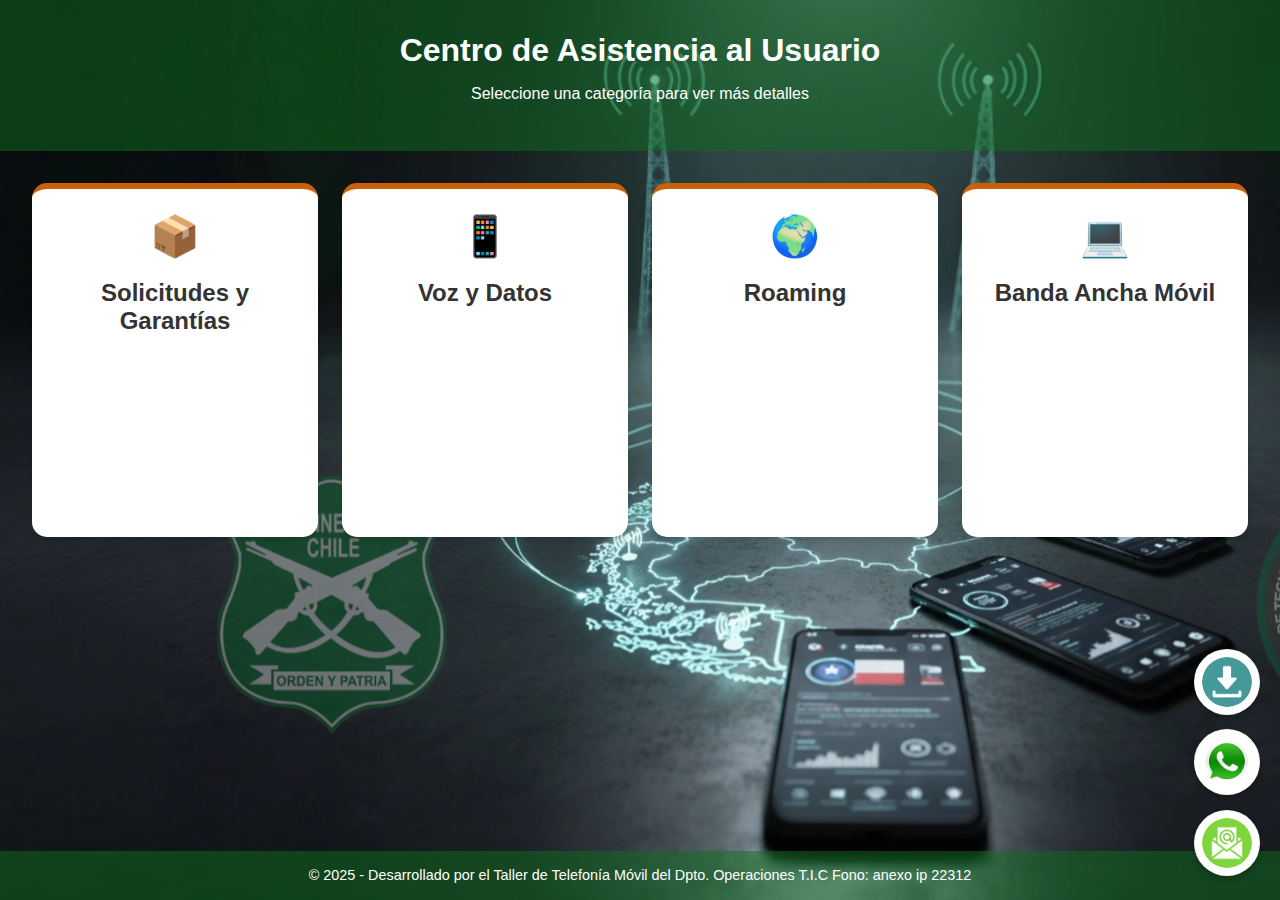
<file: index.html>
<!DOCTYPE html>
<html lang="es">

<head>
  <meta charset="UTF-8">
  <meta name="viewport" content="width=device-width, initial-scale=1.0">
  <link rel="stylesheet" href="normalize.css">
  <link rel="stylesheet" href="styles.css">
  <title>Asistencia al Usuario</title>

</head>

<body>
  <header>
    <h1>Centro de Asistencia al Usuario</h1>
    <p>Seleccione una categoría para ver más detalles</p>
  </header>

  <main>
    <div class="container">
      <!-- Garantías -->
      <div class="card" onclick="toggleDetails('garantias')">
        <div class="icon">📦</div>
        <h2>Solicitudes y Garantías</h2>
        <p>¿Cual es tu requerimiento?</p>
        <div class="details" id="garantias">
          <ul>
            <a href="garantias/siniestros.html">
              <li>Falla de fábrica, Pérdida, Hurto y/o Robo</li>
            </a>
            <a href="garantias/solicitudes.html">
              <li>Solicitud de línea y equipos</li>
            </a>
            <a href="garantias/devoluciones.html">
              <li>Devolución de línea y equipos</li>
            </a>
            <a href="">
              <li>Asistencia</li>
            </a>
          </ul>
        </div>
      </div>

      <!-- Voz y Datos -->
      <div class="card" onclick="toggleDetails('vozDatos')">
        <div class="icon">📱</div>
        <h2>Voz y Datos</h2>
        <p>¿Presentas alguna falla?</p>
        <div class="details" id="vozDatos">
          <ul>
            <a href="fallas_voz_datos/vozydatos.html">
              <li>Falla de voz y/o datos</li>
            </a>
            <!-- <li>Solución de problemas</li> -->
            <li>Asistencia</li>
          </ul>
        </div>
      </div>

      <!-- Roaming -->
      <div class="card" onclick="toggleDetails('roaming')">
        <div class="icon">🌍</div>
        <h2>Roaming</h2>
        <div class="details" id="roaming">
          <ul>
            <a href="roamig/solicitudes_roaming.html">
              <li>Solicitud de roaming</li>
            </a>
            <a href="roamig/roaming_video.html">
              <li>Activación manual y automática</li>
            </a>
            <!-- <li>Fallas y soluciones</li> -->

            <!-- <a href="roamig/roaming_paises.html">
              <li>Países con convenio</li>
            </a> -->
            <a href="roamig/asistencia.html">
              <li>Asistencia</li>
            </a>

            </a>
          </ul>
        </div>
      </div>

      <!-- Banda Ancha Móvil -->
      <div class="card" onclick="toggleDetails('bandaAncha')">
        <div class="icon">💻</div>
        <h2>Banda Ancha Móvil</h2>
        <div class="details" id="bandaAncha">
          <ul>
            <a href="garantias/solicitudes.html">
              <li>Solicitud</li>
            </a>
            <a href="bam/bam_config.html">
              <li>Configuración</li>
            </a>
            <a href="bam/bam.html">
              <li>Fallas</li>
            </a>
            <a href="bam/devoluciones_bam.html">
              <li>Devoluciones</li>
            </a>
            <li>Garantías</li>
          </ul>
        </div>
      </div>

    </div>
    <!-- Botones flotantes -->
    <div class="floating-buttons">

      <!-- Descargas -->
      <a href="descargas.html">
        <img src="src/descargas.png" alt="Descargas">
      </a>

      <!-- WhatsApp -->
      <a href="https://wa.me/56229222310" target="_blank">
        <img src="src/whatsapp.png" alt="WhatsApp">
      </a>

      <!-- Correo -->
      <a href="mailto:soporte.movil@carabineros.cl" target="_blank">
        <img src="src/email.png" alt="Correo">
      </a>
    </div>

  </main>

  <footer>
    &copy; 2025 - Desarrollado por el Taller de Telefonía Móvil del Dpto. Operaciones T.I.C Fono: anexo ip 22312
  </footer>

  <script>
    // Seleccionamos todas las tarjetas
    const cards = document.querySelectorAll('.card');

    cards.forEach(card => {
      const details = card.querySelector('.details');

      // Inicialmente oculto
      details.style.display = "none";

      // Mostrar detalles al pasar el mouse
      card.addEventListener("mouseenter", () => {
        details.style.display = "block";
      });

      // Ocultar detalles al salir del mouse
      card.addEventListener("mouseleave", () => {
        details.style.display = "none";
      });
    });

    function toggleDetails(id) {
      const section = document.getElementById(id);
      section.style.display = section.style.display === "block" ? "none" : "block";
    }
  </script>



</body>

</html>
</file>
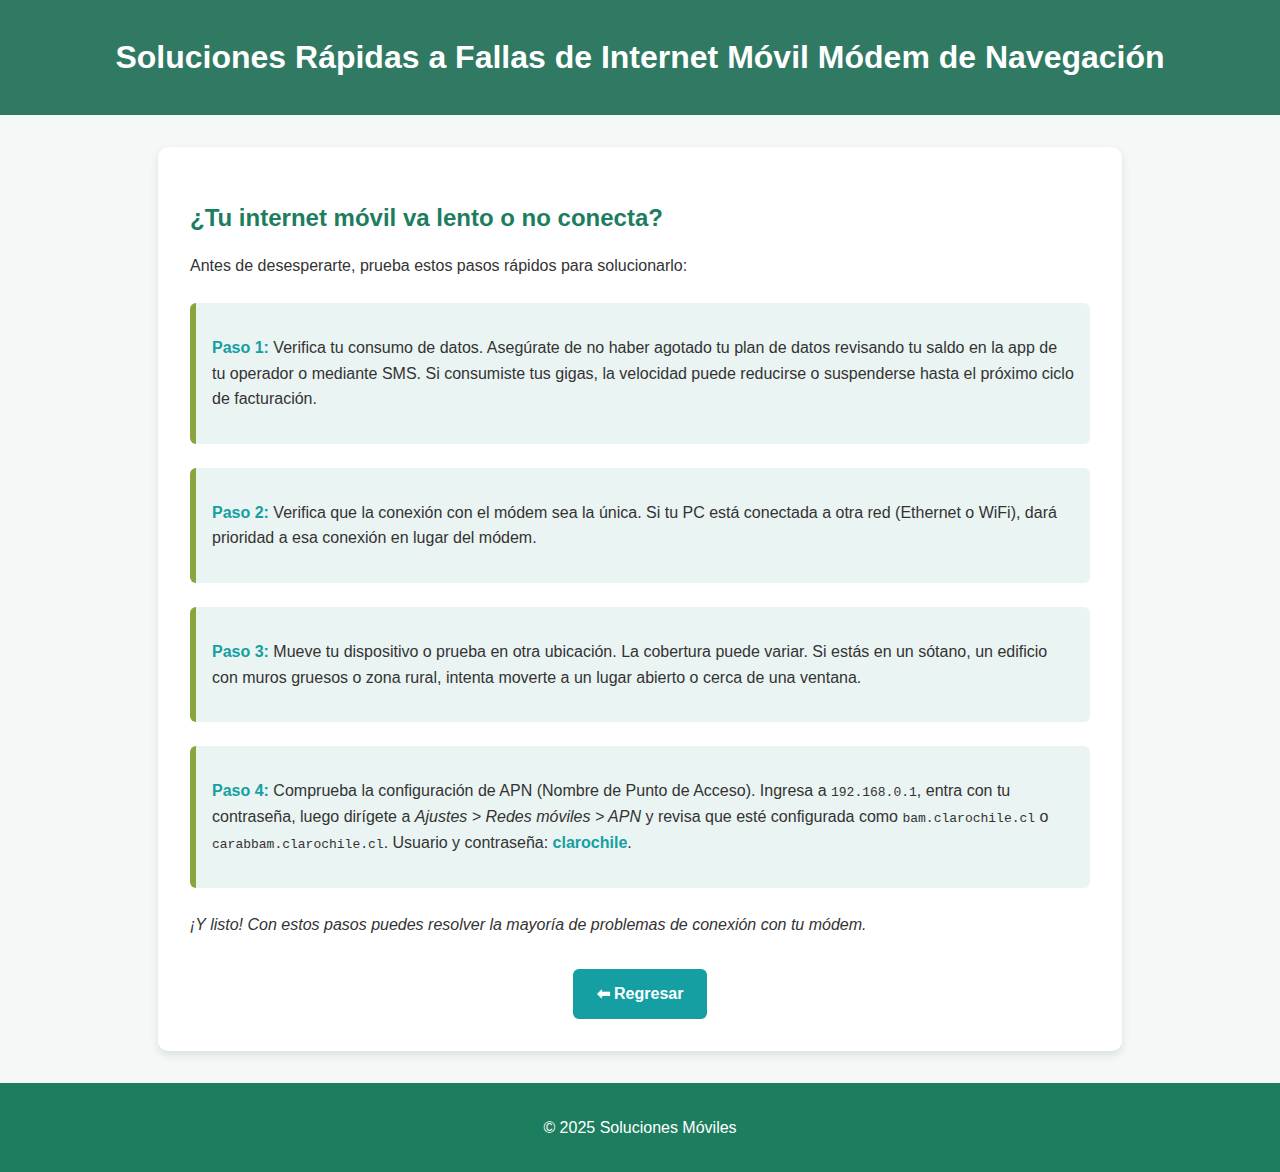
<file: bam/bam.html>
<!DOCTYPE html>
<html lang="es">
<head>
  <meta charset="UTF-8">
  <meta name="viewport" content="width=device-width, initial-scale=1.0">
  <title>Soluciones Rápidas Módem</title>
  <style>
    body {
      font-family: Arial, sans-serif;
      margin: 0;
      padding: 0;
      background-color: #f4f8f6;
      color: #333;
      line-height: 1.6;
    }

    header {
      background-color: #307a63;
      color: white;
      text-align: center;
      padding: 2rem 1rem;
    }

    header h1 {
      margin: 0;
      font-size: 2rem;
    }

    .container {
      max-width: 900px;
      margin: 2rem auto;
      padding: 2rem;
      background: #fff;
      border-radius: 10px;
      box-shadow: 0 4px 10px rgba(0,0,0,0.1);
    }

    h2 {
      color: #1d7d5f;
      margin-bottom: 1rem;
    }

    .step {
      background: #eaf4f2;
      border-left: 6px solid #88a63d;
      margin: 1.5rem 0;
      padding: 1rem;
      border-radius: 6px;
      transition: transform 0.2s;
    }

    .step:hover {
      transform: scale(1.02);
      background: #dff0eb;
    }

    .step strong {
      color: #159fa3;
    }

    .button-container {
      text-align: center;
      margin-top: 2rem;
    }

    .btn-back {
      display: inline-block;
      background: #159fa3;
      color: white;
      padding: 0.75rem 1.5rem;
      border-radius: 6px;
      text-decoration: none;
      font-weight: bold;
      transition: background 0.3s;
    }

    .btn-back:hover {
      background: #1d7d5f;
    }

    footer {
      background: #1d7d5f;
      color: white;
      text-align: center;
      padding: 1rem;
      margin-top: 2rem;
    }
  </style>
</head>
<body>
  <header>
    <h1>Soluciones Rápidas a Fallas de Internet Móvil Módem de Navegación</h1>
  </header>

  <div class="container">
    <h2>¿Tu internet móvil va lento o no conecta?</h2>
    <p>Antes de desesperarte, prueba estos pasos rápidos para solucionarlo:</p>

    <div class="step">
      <p><strong>Paso 1:</strong> Verifica tu consumo de datos. Asegúrate de no haber agotado tu plan de datos revisando tu saldo en la app de tu operador o mediante SMS. Si consumiste tus gigas, la velocidad puede reducirse o suspenderse hasta el próximo ciclo de facturación.</p>
    </div>

    <div class="step">
      <p><strong>Paso 2:</strong> Verifica que la conexión con el módem sea la única. Si tu PC está conectada a otra red (Ethernet o WiFi), dará prioridad a esa conexión en lugar del módem.</p>
    </div>

    <div class="step">
      <p><strong>Paso 3:</strong> Mueve tu dispositivo o prueba en otra ubicación. La cobertura puede variar. Si estás en un sótano, un edificio con muros gruesos o zona rural, intenta moverte a un lugar abierto o cerca de una ventana.</p>
    </div>

    <div class="step">
      <p><strong>Paso 4:</strong> Comprueba la configuración de APN (Nombre de Punto de Acceso). Ingresa a <code>192.168.0.1</code>, entra con tu contraseña, luego dirígete a <em>Ajustes &gt; Redes móviles &gt; APN</em> y revisa que esté configurada como <code>bam.clarochile.cl</code> o <code>carabbam.clarochile.cl</code>. Usuario y contraseña: <strong>clarochile</strong>.</p>
    </div>

    <p><em>¡Y listo! Con estos pasos puedes resolver la mayoría de problemas de conexión con tu módem.</em></p>

    <!-- Botón de regreso -->
    <div class="button-container">
      <a href="../index.html" class="btn-back">⬅ Regresar</a>
    </div>
  </div>

  <footer>
    <p>&copy; 2025 Soluciones Móviles</p>
  </footer>
</body>
</html>
</file>
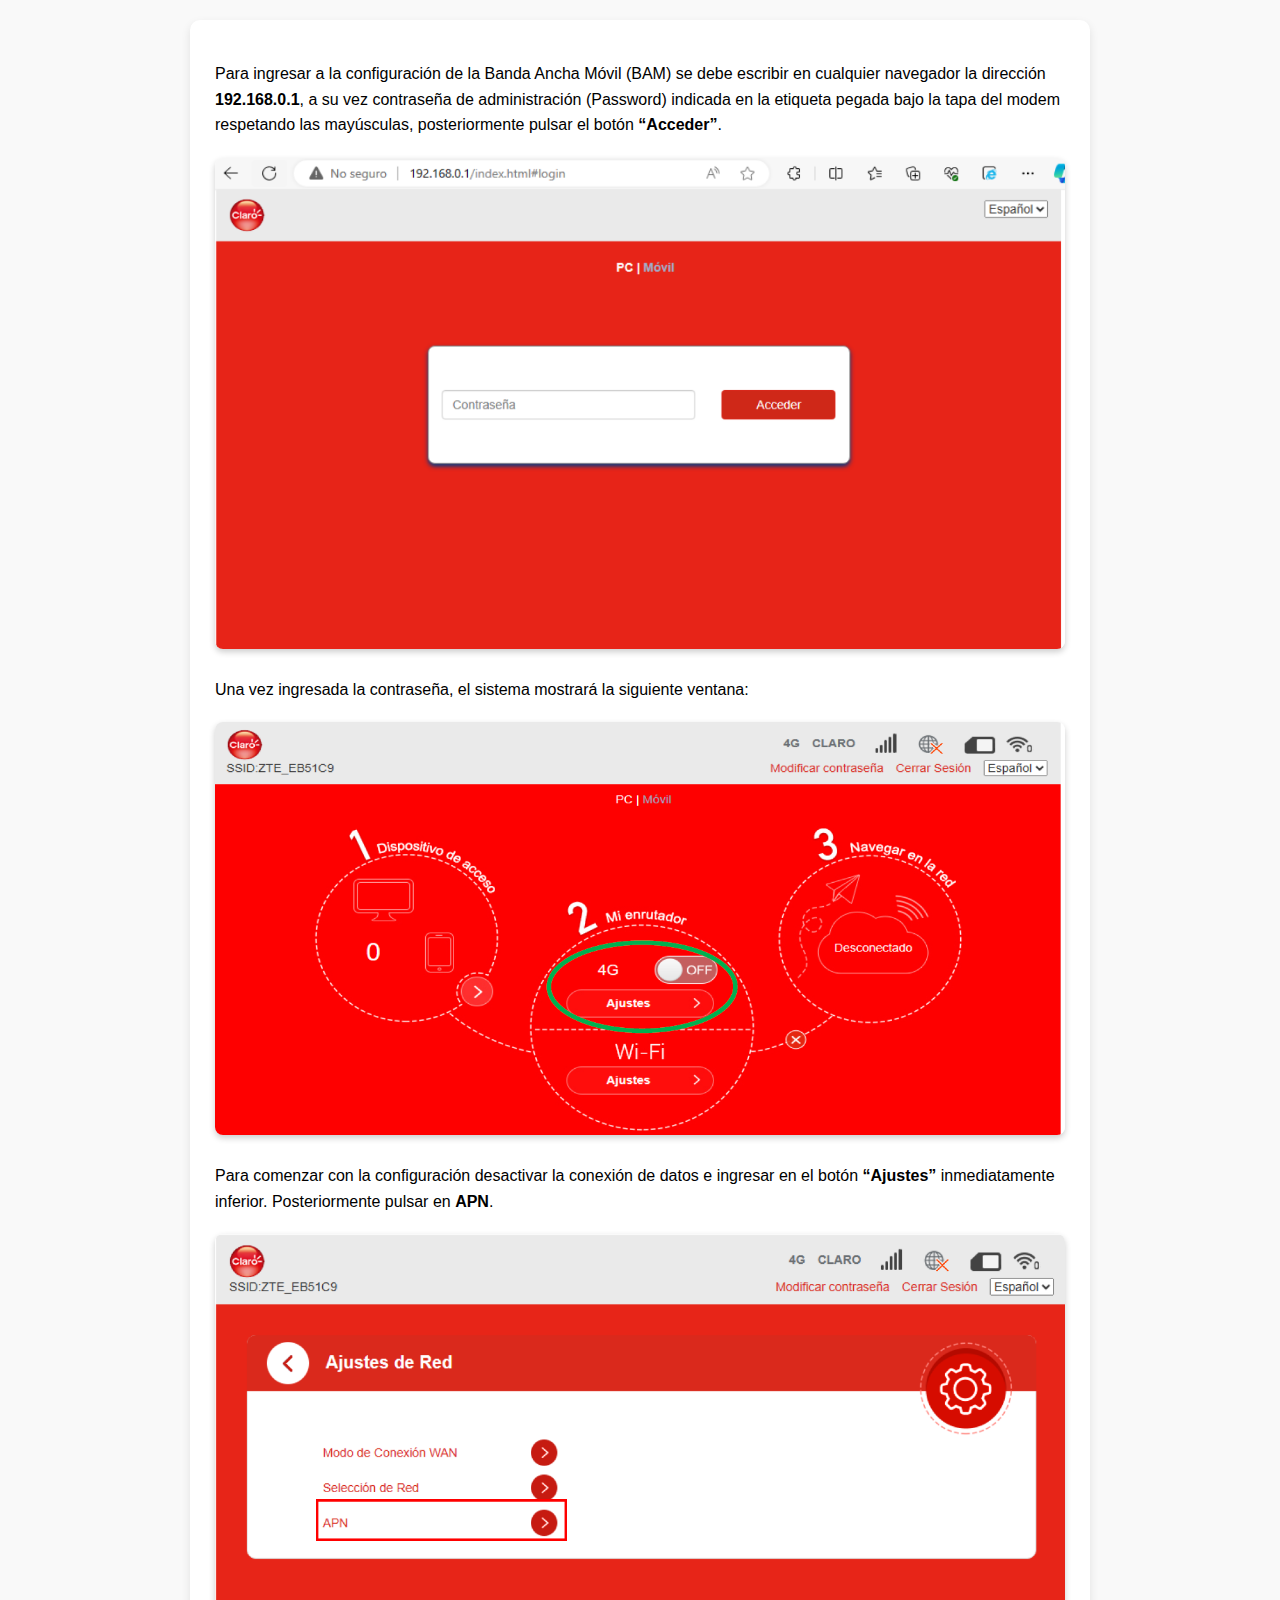
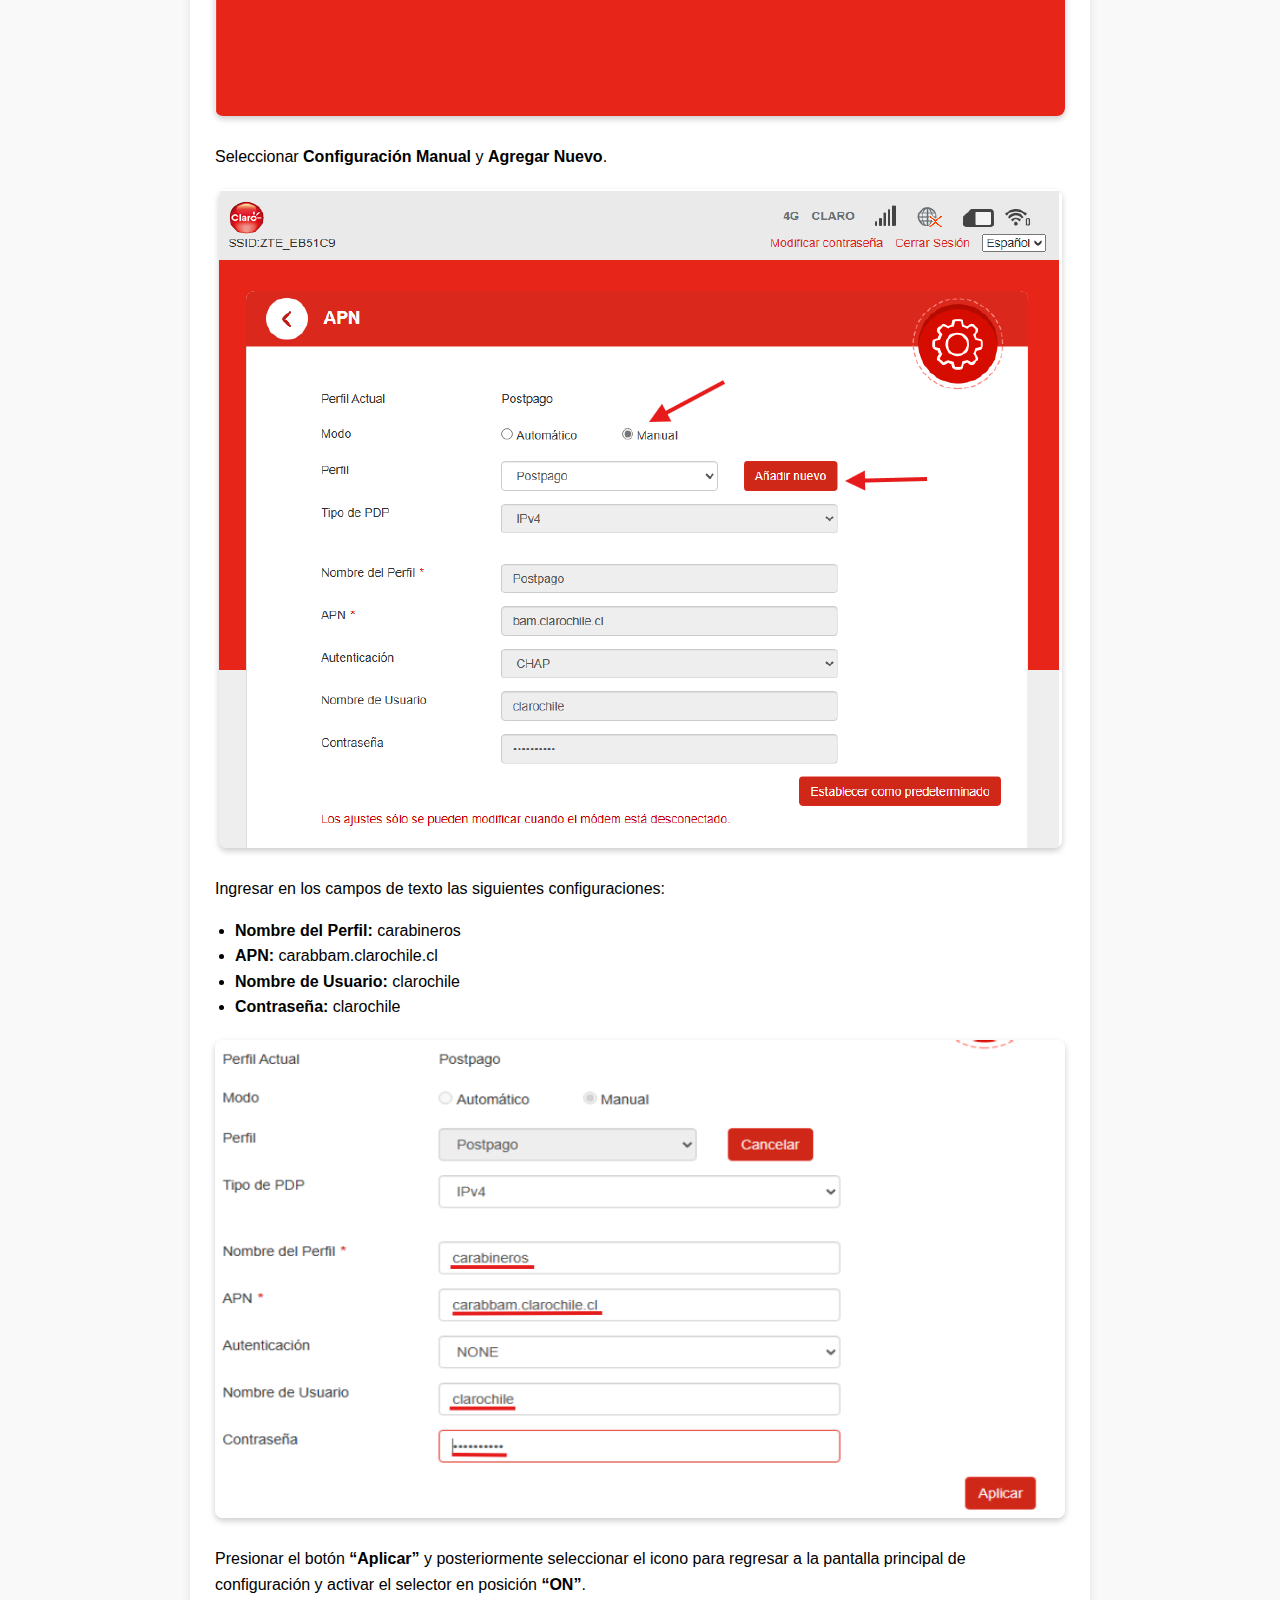
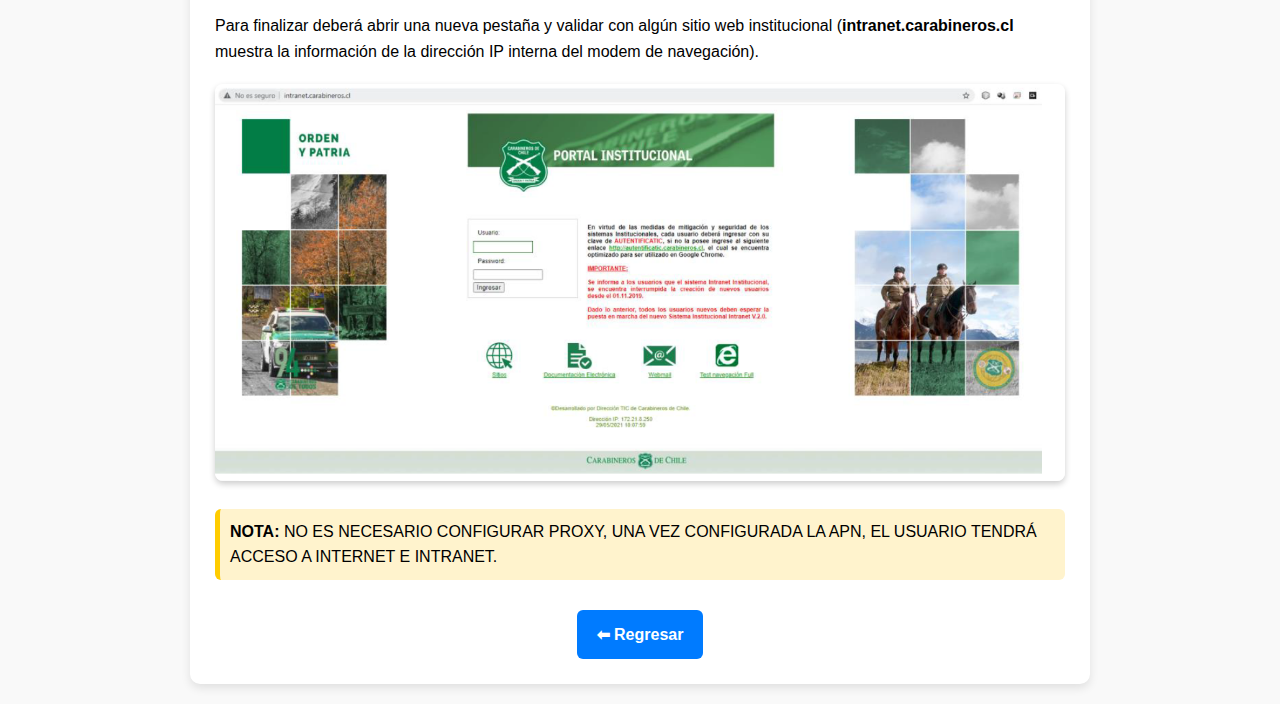
<file: bam/bam_config.html>
<!DOCTYPE html>
<html lang="es">
<head>
    <meta charset="UTF-8">
    <meta name="viewport" content="width=device-width, initial-scale=1.0">
    <title>Configuración BAM</title>
    <link rel="stylesheet" href="configuracion.css">
</head>
<body>
    <div class="container">
        <p>
            Para ingresar a la configuración de la Banda Ancha Móvil (BAM) se debe escribir en cualquier navegador la dirección 
            <b>192.168.0.1</b>, a su vez contraseña de administración (Password) indicada en la etiqueta pegada bajo la tapa del modem respetando las mayúsculas, 
            posteriormente pulsar el botón <b>“Acceder”</b>.
        </p>
        <div class="img-container">
            <img src="img_config/login_bam.png" alt="Imagen 1 - Acceso configuración BAM">
        </div>

        <p>
            Una vez ingresada la contraseña, el sistema mostrará la siguiente ventana:
        </p>
        <div class="img-container">
            <img src="img_config/ajustes_bam.png" alt="Imagen 2 - Ventana configuración BAM">
        </div>

        <p>
            Para comenzar con la configuración desactivar la conexión de datos e ingresar en el botón <b>“Ajustes”</b> inmediatamente inferior. 
            Posteriormente pulsar en <b>APN</b>.
        </p>
        <div class="img-container">
            <img src="img_config/apn_bam.png" alt="Imagen 3 - Menú ajustes APN">
        </div>

        <p>
            Seleccionar <b>Configuración Manual</b> y <b>Agregar Nuevo</b>.
        </p>
        <div class="img-container">
            <img src="img_config/apn2_bam.png" alt="Imagen 4 - Configuración manual APN">
        </div>

        <p>
            Ingresar en los campos de texto las siguientes configuraciones:
        </p>
        <ul>
            <li><b>Nombre del Perfil:</b> carabineros</li>
            <li><b>APN:</b> carabbam.clarochile.cl</li>
            <li><b>Nombre de Usuario:</b> clarochile</li>
            <li><b>Contraseña:</b> clarochile</li>
        </ul>
        
        <div class="img-container">
            <img src="img_config/apn3_bam.png" alt="Imagen 4 - Configuración manual APN">
        </div>

        <p>
            Presionar el botón <b>“Aplicar”</b> y posteriormente seleccionar el icono para regresar a la pantalla principal de configuración y activar el selector en posición <b>“ON”</b>.
        </p>

        <p>
            Para finalizar deberá abrir una nueva pestaña y validar con algún sitio web institucional (<b>intranet.carabineros.cl</b> muestra la información de la dirección IP interna del modem de navegación).
        </p>
        <div class="img-container">
            <img src="img_config/intranet.png" alt="Imagen 5 - Validación intranet">
        </div>

        <p class="nota">
            <b>NOTA:</b> NO ES NECESARIO CONFIGURAR PROXY, UNA VEZ CONFIGURADA LA APN, EL USUARIO TENDRÁ ACCESO A INTERNET E INTRANET.
        </p>

        <div class="boton-container">
            <a href="../index.html" class="btn">⬅ Regresar</a>
        </div>
    </div>
</body>
</html>
</file>
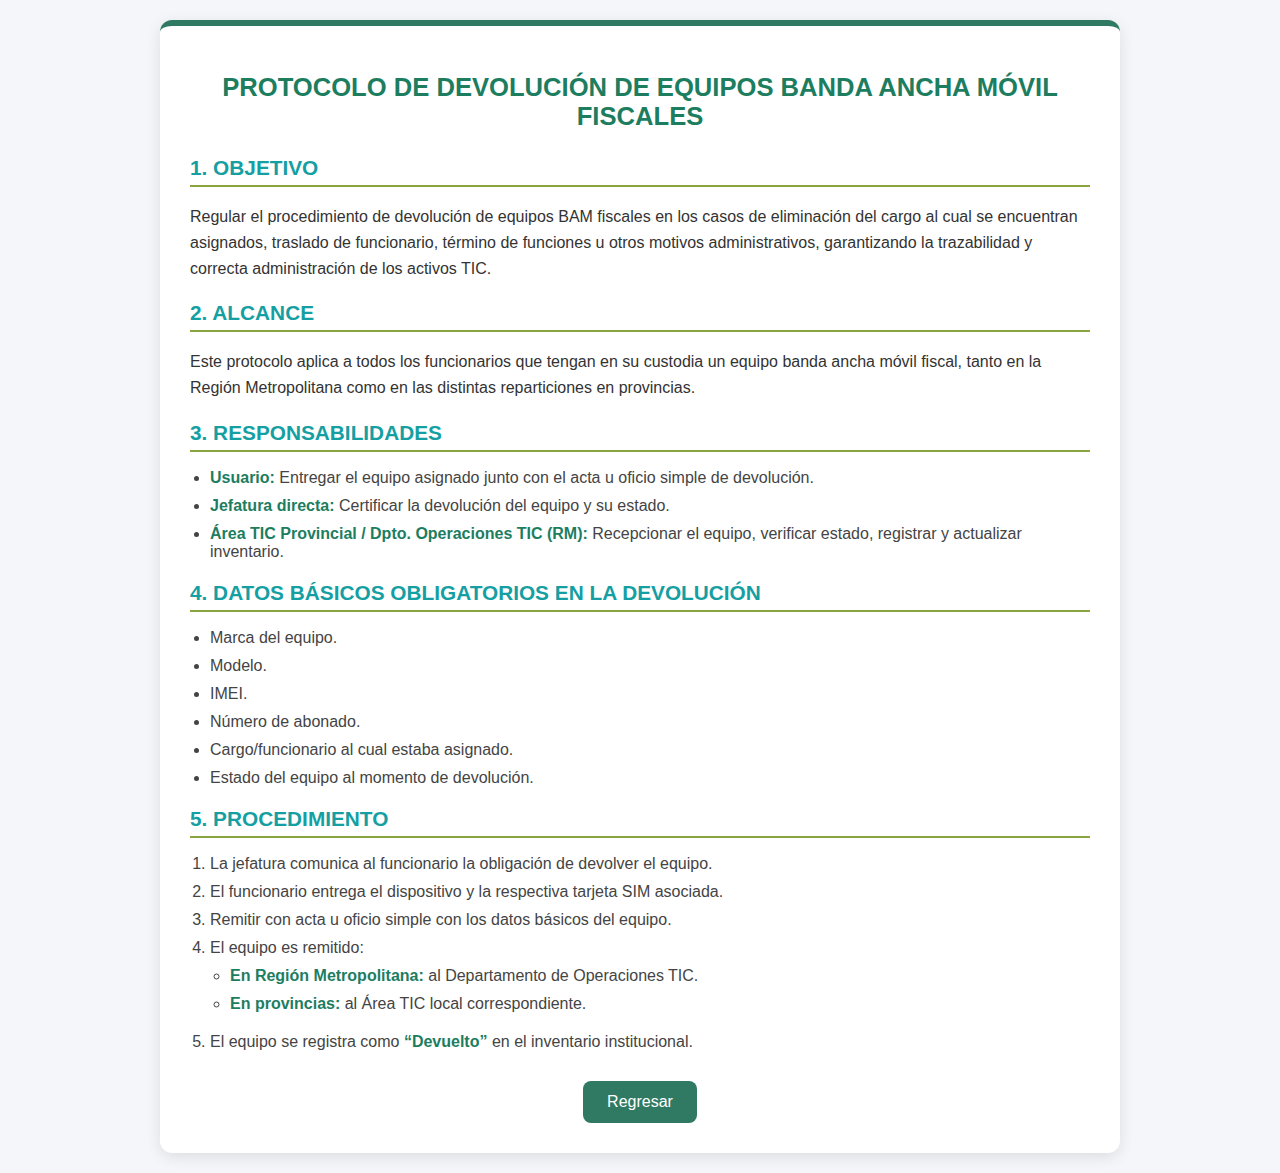
<file: bam/devoluciones_bam.html>
<!DOCTYPE html>
<html lang="es">
<head>
  <meta charset="UTF-8">
  <meta name="viewport" content="width=device-width, initial-scale=1.0">
  <title>Protocolo de Devolución BAM</title>
  <link rel="stylesheet" href="devoluciones_bam.css">
</head>
<body>
  <div class="container">
    <h1>PROTOCOLO DE DEVOLUCIÓN DE EQUIPOS BANDA ANCHA MÓVIL FISCALES</h1>

    <section>
      <h2>1. OBJETIVO</h2>
      <p>
        Regular el procedimiento de devolución de equipos BAM fiscales en los casos de eliminación del cargo al cual se encuentran asignados, traslado de funcionario, término de funciones u otros motivos administrativos, garantizando la trazabilidad y correcta administración de los activos TIC.
      </p>
    </section>

    <section>
      <h2>2. ALCANCE</h2>
      <p>
        Este protocolo aplica a todos los funcionarios que tengan en su custodia un equipo banda ancha móvil fiscal, tanto en la Región Metropolitana como en las distintas reparticiones en provincias.
      </p>
    </section>

    <section>
      <h2>3. RESPONSABILIDADES</h2>
      <ul>
        <li><strong>Usuario:</strong> Entregar el equipo asignado junto con el acta u oficio simple de devolución.</li>
        <li><strong>Jefatura directa:</strong> Certificar la devolución del equipo y su estado.</li>
        <li><strong>Área TIC Provincial / Dpto. Operaciones TIC (RM):</strong> Recepcionar el equipo, verificar estado, registrar y actualizar inventario.</li>
      </ul>
    </section>

    <section>
      <h2>4. DATOS BÁSICOS OBLIGATORIOS EN LA DEVOLUCIÓN</h2>
      <ul>
        <li>Marca del equipo.</li>
        <li>Modelo.</li>
        <li>IMEI.</li>
        <li>Número de abonado.</li>
        <li>Cargo/funcionario al cual estaba asignado.</li>
        <li>Estado del equipo al momento de devolución.</li>
      </ul>
    </section>

    <section>
      <h2>5. PROCEDIMIENTO</h2>
      <ol>
        <li>La jefatura comunica al funcionario la obligación de devolver el equipo.</li>
        <li>El funcionario entrega el dispositivo y la respectiva tarjeta SIM asociada.</li>
        <li>Remitir con acta u oficio simple con los datos básicos del equipo.</li>
        <li>El equipo es remitido:
          <ul>
            <li><strong>En Región Metropolitana:</strong> al Departamento de Operaciones TIC.</li>
            <li><strong>En provincias:</strong> al Área TIC local correspondiente.</li>
          </ul>
        </li>
        <li>El equipo se registra como <strong>“Devuelto”</strong> en el inventario institucional.</li>
      </ol>
    </section>

    <button onclick="window.history.back()">Regresar</button>
  </div>
</body>
</html>
</file>
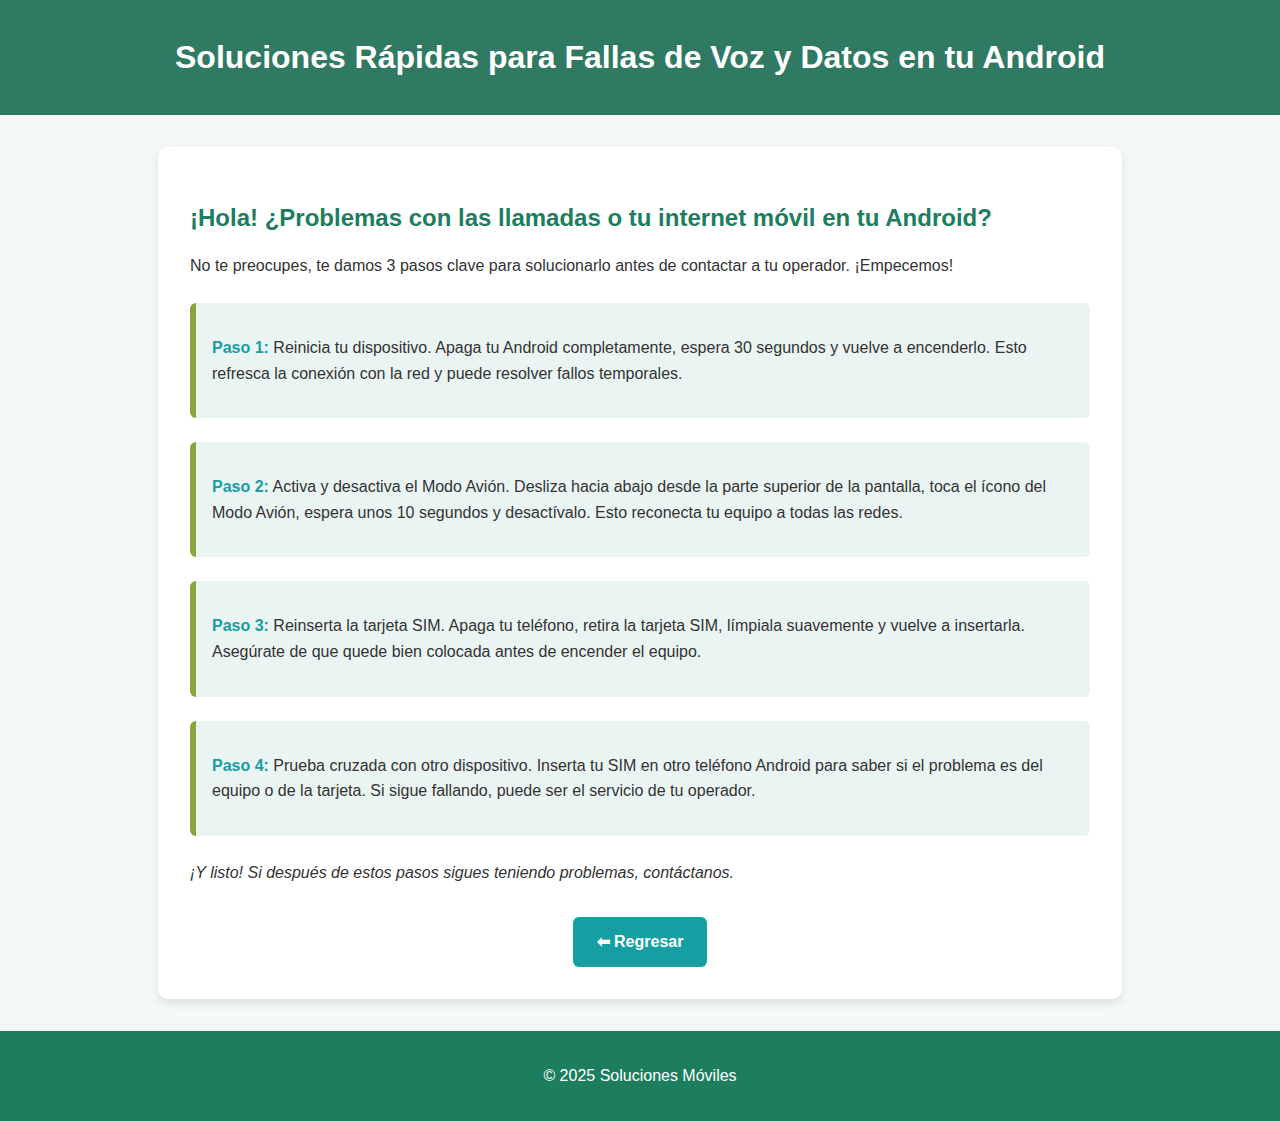
<file: fallas_voz_datos/vozydatos.html>
<!DOCTYPE html>
<html lang="es">
<head>
  <meta charset="UTF-8">
  <meta name="viewport" content="width=device-width, initial-scale=1.0">
  <title>Soluciones Rápidas Android</title>
  <style>
    body {
      font-family: Arial, sans-serif;
      margin: 0;
      padding: 0;
      background-color: #f4f8f6;
      color: #333;
      line-height: 1.6;
    }

    header {
      background-color: #307a63;
      color: white;
      text-align: center;
      padding: 2rem 1rem;
    }

    header h1 {
      margin: 0;
      font-size: 2rem;
    }

    .container {
      max-width: 900px;
      margin: 2rem auto;
      padding: 2rem;
      background: #fff;
      border-radius: 10px;
      box-shadow: 0 4px 10px rgba(0,0,0,0.1);
    }

    h2 {
      color: #1d7d5f;
      margin-bottom: 1rem;
    }

    .step {
      background: #eaf4f2;
      border-left: 6px solid #88a63d;
      margin: 1.5rem 0;
      padding: 1rem;
      border-radius: 6px;
      transition: transform 0.2s;
    }

    .step:hover {
      transform: scale(1.02);
      background: #dff0eb;
    }

    .step strong {
      color: #159fa3;
    }

    .button-container {
      text-align: center;
      margin-top: 2rem;
    }

    .btn-back {
      display: inline-block;
      background: #159fa3;
      color: white;
      padding: 0.75rem 1.5rem;
      border-radius: 6px;
      text-decoration: none;
      font-weight: bold;
      transition: background 0.3s;
    }

    .btn-back:hover {
      background: #1d7d5f;
    }

    footer {
      background: #1d7d5f;
      color: white;
      text-align: center;
      padding: 1rem;
      margin-top: 2rem;
    }
  </style>
</head>
<body>
  <header>
    <h1>Soluciones Rápidas para Fallas de Voz y Datos en tu Android</h1>
  </header>

  <div class="container">
    <h2>¡Hola! ¿Problemas con las llamadas o tu internet móvil en tu Android?</h2>
    <p>No te preocupes, te damos 3 pasos clave para solucionarlo antes de contactar a tu operador. ¡Empecemos!</p>

    <div class="step">
      <p><strong>Paso 1:</strong> Reinicia tu dispositivo. Apaga tu Android completamente, espera 30 segundos y vuelve a encenderlo. Esto refresca la conexión con la red y puede resolver fallos temporales.</p>
    </div>

    <div class="step">
      <p><strong>Paso 2:</strong> Activa y desactiva el Modo Avión. Desliza hacia abajo desde la parte superior de la pantalla, toca el ícono del Modo Avión, espera unos 10 segundos y desactívalo. Esto reconecta tu equipo a todas las redes.</p>
    </div>

    <div class="step">
      <p><strong>Paso 3:</strong> Reinserta la tarjeta SIM. Apaga tu teléfono, retira la tarjeta SIM, límpiala suavemente y vuelve a insertarla. Asegúrate de que quede bien colocada antes de encender el equipo.</p>
    </div>

    <div class="step">
      <p><strong>Paso 4:</strong> Prueba cruzada con otro dispositivo. Inserta tu SIM en otro teléfono Android para saber si el problema es del equipo o de la tarjeta. Si sigue fallando, puede ser el servicio de tu operador.</p>
    </div>

    <p><em>¡Y listo! Si después de estos pasos sigues teniendo problemas, contáctanos.</em></p>

    <!-- Botón de regreso -->
    <div class="button-container">
      <a href="../index.html" class="btn-back">⬅ Regresar</a>
    </div>
  </div>

  <footer>
    <p>&copy; 2025 Soluciones Móviles</p>
  </footer>
</body>
</html>
</file>
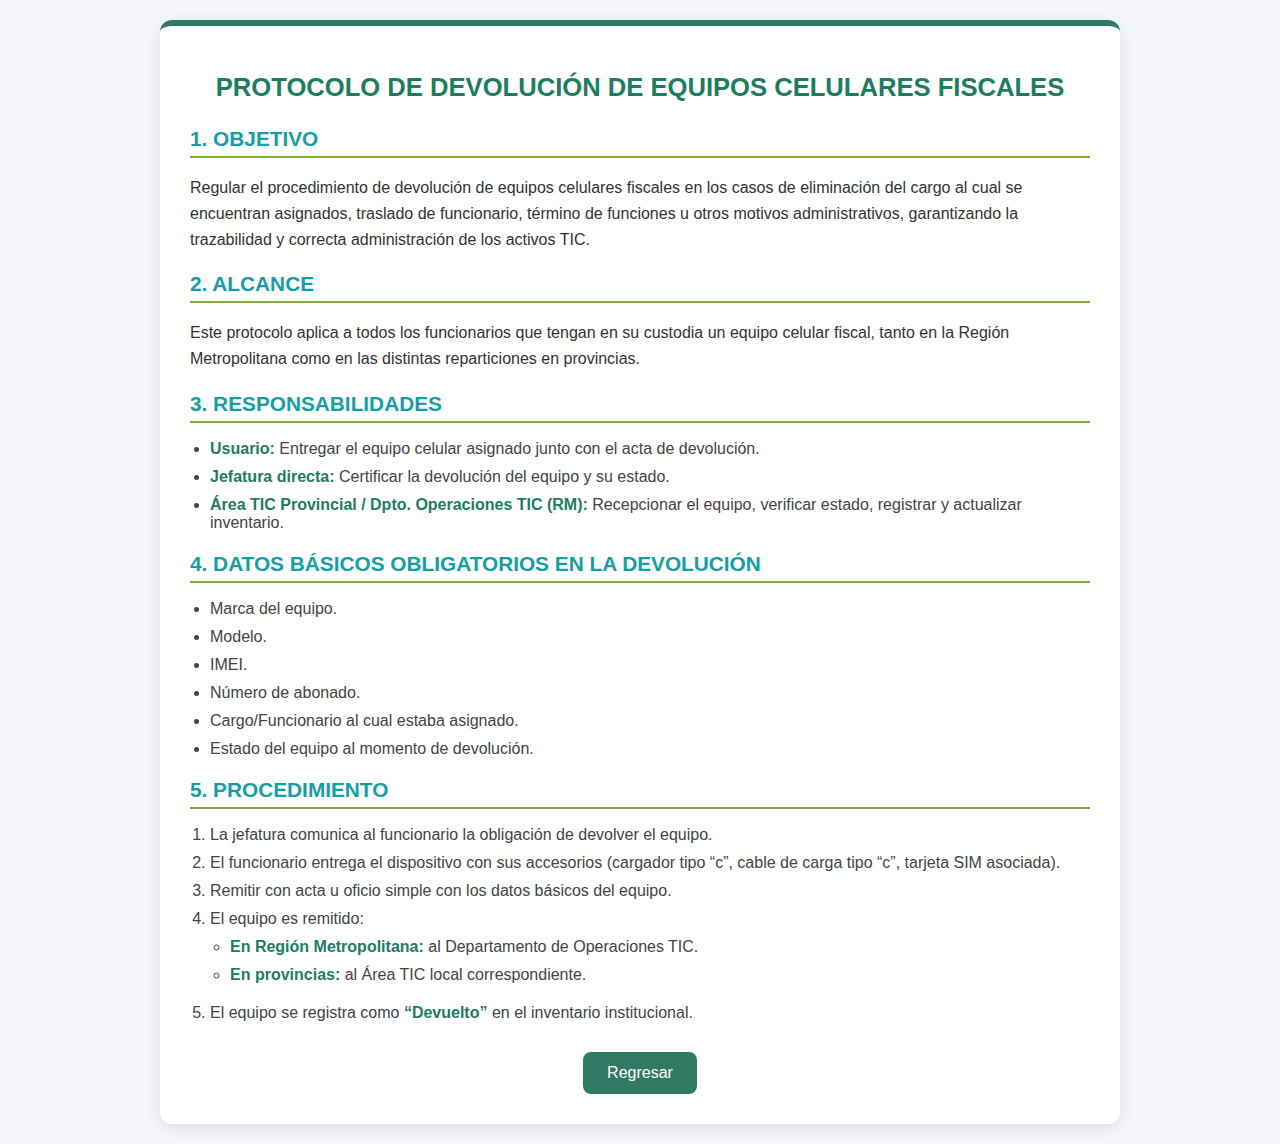
<file: garantias/devoluciones.html>
<!DOCTYPE html>
<html lang="es">
<head>
  <meta charset="UTF-8">
  <meta name="viewport" content="width=device-width, initial-scale=1.0">
  <title>Protocolo de Devolución</title>
  <link rel="stylesheet" href="devoluciones.css">
</head>
<body>
  <div class="container">
    <h1>PROTOCOLO DE DEVOLUCIÓN DE EQUIPOS CELULARES FISCALES</h1>

    <section>
      <h2>1. OBJETIVO</h2>
      <p>Regular el procedimiento de devolución de equipos celulares fiscales en los casos de eliminación del cargo al cual se encuentran asignados, traslado de funcionario, término de funciones u otros motivos administrativos, garantizando la trazabilidad y correcta administración de los activos TIC.</p>
    </section>

    <section>
      <h2>2. ALCANCE</h2>
      <p>Este protocolo aplica a todos los funcionarios que tengan en su custodia un equipo celular fiscal, tanto en la Región Metropolitana como en las distintas reparticiones en provincias.</p>
    </section>

    <section>
      <h2>3. RESPONSABILIDADES</h2>
      <ul>
        <li><strong>Usuario:</strong> Entregar el equipo celular asignado junto con el acta de devolución.</li>
        <li><strong>Jefatura directa:</strong> Certificar la devolución del equipo y su estado.</li>
        <li><strong>Área TIC Provincial / Dpto. Operaciones TIC (RM):</strong> Recepcionar el equipo, verificar estado, registrar y actualizar inventario.</li>
      </ul>
    </section>

    <section>
      <h2>4. DATOS BÁSICOS OBLIGATORIOS EN LA DEVOLUCIÓN</h2>
      <ul>
        <li>Marca del equipo.</li>
        <li>Modelo.</li>
        <li>IMEI.</li>
        <li>Número de abonado.</li>
        <li>Cargo/Funcionario al cual estaba asignado.</li>
        <li>Estado del equipo al momento de devolución.</li>
      </ul>
    </section>

    <section>
      <h2>5. PROCEDIMIENTO</h2>
      <ol>
        <li>La jefatura comunica al funcionario la obligación de devolver el equipo.</li>
        <li>El funcionario entrega el dispositivo con sus accesorios (cargador tipo “c”, cable de carga tipo “c”, tarjeta SIM asociada).</li>
        <li>Remitir con acta u oficio simple con los datos básicos del equipo.</li>
        <li>El equipo es remitido:
          <ul>
            <li><strong>En Región Metropolitana:</strong> al Departamento de Operaciones TIC.</li>
            <li><strong>En provincias:</strong> al Área TIC local correspondiente.</li>
          </ul>
        </li>
        <li>El equipo se registra como <strong>“Devuelto”</strong> en el inventario institucional.</li>
      </ol>
    </section>

    <button onclick="window.history.back()">Regresar</button>
  </div>
</body>
</html>
</file>
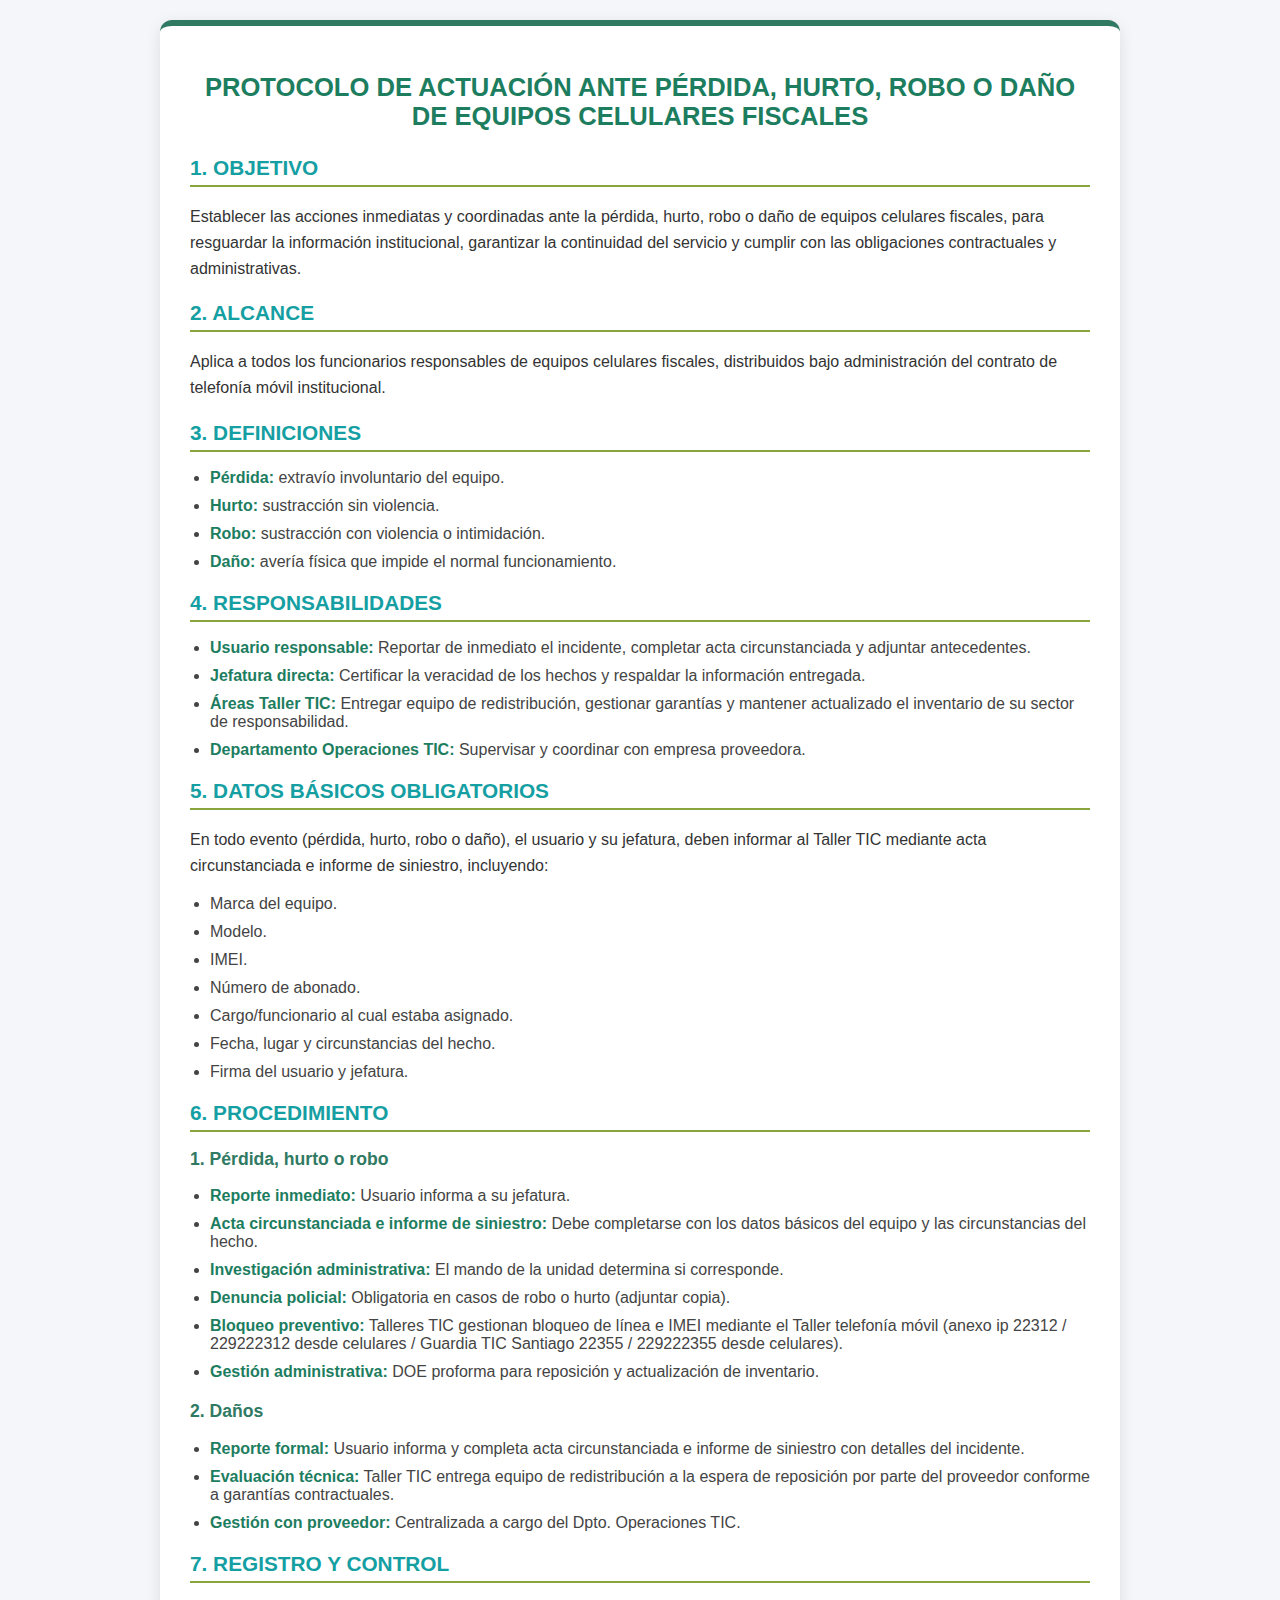
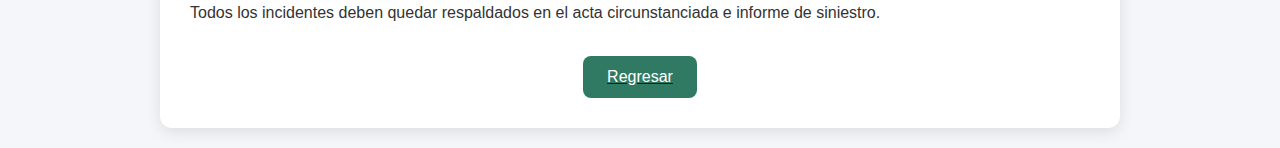
<file: garantias/siniestros.html>
<!DOCTYPE html>
<html lang="es">
<head>
  <meta charset="UTF-8">
  <meta name="viewport" content="width=device-width, initial-scale=1.0">
  <title>Protocolo de Actuación</title>
  <link rel="stylesheet" href="siniestros.css">
</head>
<body>
  <div class="container">
    <h1>PROTOCOLO DE ACTUACIÓN ANTE PÉRDIDA, HURTO, ROBO O DAÑO DE EQUIPOS CELULARES FISCALES</h1>

    <section>
      <h2>1. OBJETIVO</h2>
      <p>Establecer las acciones inmediatas y coordinadas ante la pérdida, hurto, robo o daño de equipos celulares fiscales, para resguardar la información institucional, garantizar la continuidad del servicio y cumplir con las obligaciones contractuales y administrativas.</p>
    </section>

    <section>
      <h2>2. ALCANCE</h2>
      <p>Aplica a todos los funcionarios responsables de equipos celulares fiscales, distribuidos bajo administración del contrato de telefonía móvil institucional.</p>
    </section>

    <section>
      <h2>3. DEFINICIONES</h2>
      <ul>
        <li><strong>Pérdida:</strong> extravío involuntario del equipo.</li>
        <li><strong>Hurto:</strong> sustracción sin violencia.</li>
        <li><strong>Robo:</strong> sustracción con violencia o intimidación.</li>
        <li><strong>Daño:</strong> avería física que impide el normal funcionamiento.</li>
      </ul>
    </section>

    <section>
      <h2>4. RESPONSABILIDADES</h2>
      <ul>
        <li><strong>Usuario responsable:</strong> Reportar de inmediato el incidente, completar acta circunstanciada y adjuntar antecedentes.</li>
        <li><strong>Jefatura directa:</strong> Certificar la veracidad de los hechos y respaldar la información entregada.</li>
        <li><strong>Áreas Taller TIC:</strong> Entregar equipo de redistribución, gestionar garantías y mantener actualizado el inventario de su sector de responsabilidad.</li>
        <li><strong>Departamento Operaciones TIC:</strong> Supervisar y coordinar con empresa proveedora.</li>
      </ul>
    </section>

    <section>
      <h2>5. DATOS BÁSICOS OBLIGATORIOS</h2>
      <p>En todo evento (pérdida, hurto, robo o daño), el usuario y su jefatura, deben informar al Taller TIC mediante acta circunstanciada e informe de siniestro, incluyendo:</p>
      <ul>
        <li>Marca del equipo.</li>
        <li>Modelo.</li>
        <li>IMEI.</li>
        <li>Número de abonado.</li>
        <li>Cargo/funcionario al cual estaba asignado.</li>
        <li>Fecha, lugar y circunstancias del hecho.</li>
        <li>Firma del usuario y jefatura.</li>
      </ul>
    </section>

    <section>
      <h2>6. PROCEDIMIENTO</h2>
      <h3>1. Pérdida, hurto o robo</h3>
      <ul>
        <li><strong>Reporte inmediato:</strong> Usuario informa a su jefatura.</li>
        <li><strong>Acta circunstanciada e informe de siniestro:</strong> Debe completarse con los datos básicos del equipo y las circunstancias del hecho.</li>
        <li><strong>Investigación administrativa:</strong> El mando de la unidad determina si corresponde.</li>
        <li><strong>Denuncia policial:</strong> Obligatoria en casos de robo o hurto (adjuntar copia).</li>
        <li><strong>Bloqueo preventivo:</strong> Talleres TIC gestionan bloqueo de línea e IMEI mediante el Taller telefonía móvil (anexo ip 22312 / 229222312 desde celulares / Guardia TIC Santiago 22355 / 229222355 desde celulares).</li>
        <li><strong>Gestión administrativa:</strong> DOE proforma para reposición y actualización de inventario.</li>
      </ul>

      <h3>2. Daños</h3>
      <ul>
        <li><strong>Reporte formal:</strong> Usuario informa y completa acta circunstanciada e informe de siniestro con detalles del incidente.</li>
        <li><strong>Evaluación técnica:</strong> Taller TIC entrega equipo de redistribución a la espera de reposición por parte del proveedor conforme a garantías contractuales.</li>
        <li><strong>Gestión con proveedor:</strong> Centralizada a cargo del Dpto. Operaciones TIC.</li>
      </ul>
    </section>

    <section>
      <h2>7. REGISTRO Y CONTROL</h2>
      <p>Todos los incidentes deben quedar respaldados en el acta circunstanciada e informe de siniestro.</p>
    </section>

    <a href="../index.html">
        <button>Regresar</button>
    </a>
  </div>
</body>
</html>
</file>
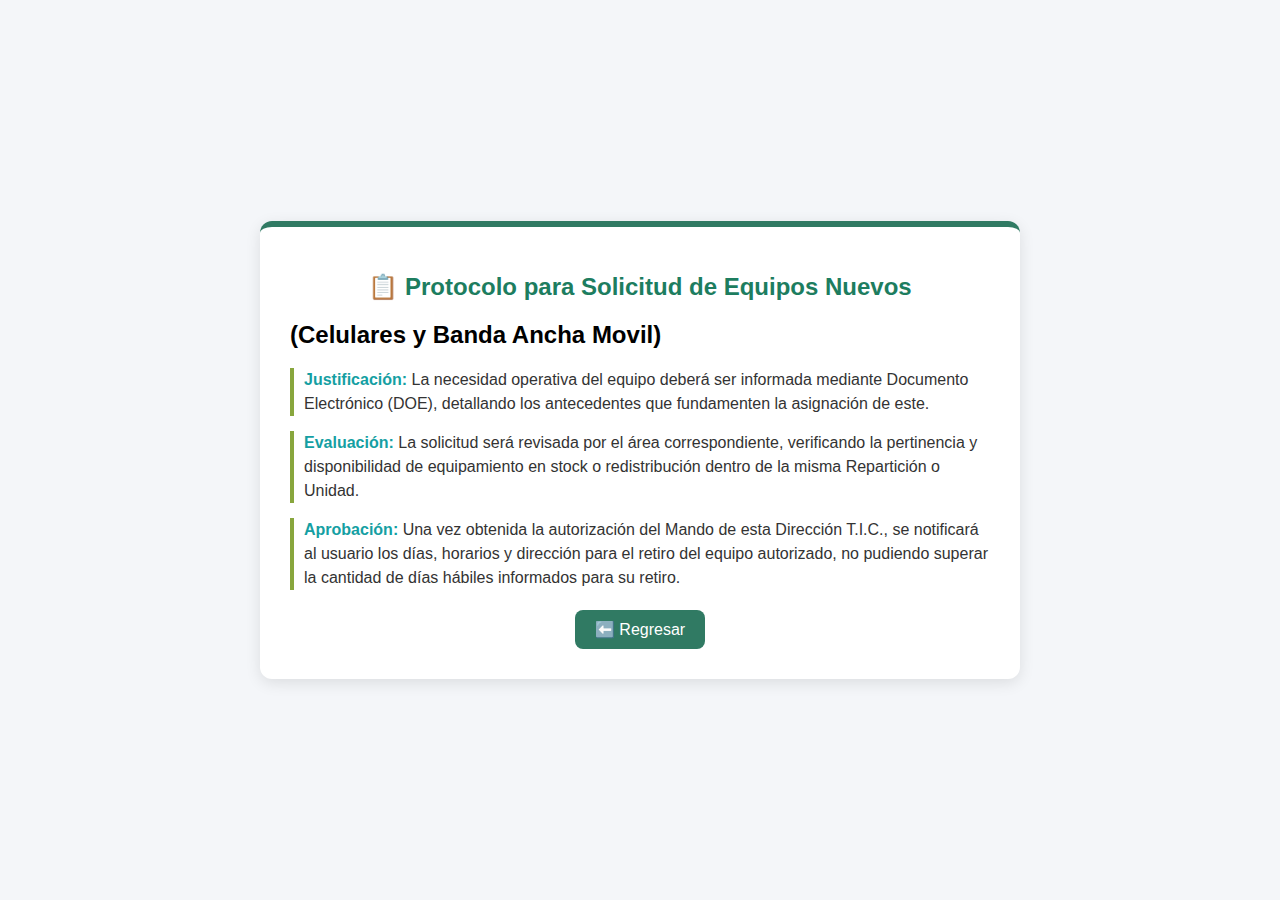
<file: garantias/solicitudes.html>
<!DOCTYPE html>
<html lang="es">
<head>
  <meta charset="UTF-8">
  <meta name="viewport" content="width=device-width, initial-scale=1.0">
  <title>Protocolo Solicitud de Equipos</title>
  <link rel="stylesheet" href="solicitudes.css">
</head>
<body>
  <div class="container">
    <h1>📋 Protocolo para Solicitud de Equipos Nuevos </h1>
    <h2>(Celulares y Banda Ancha Movil)</h2>
    <ul>
      <li>
        <span class="title">Justificación:</span>  
        La necesidad operativa del equipo deberá ser informada mediante Documento Electrónico (DOE), detallando los antecedentes que fundamenten la asignación de este.
      </li>
      <li>
        <span class="title">Evaluación:</span>  
        La solicitud será revisada por el área correspondiente, verificando la pertinencia y disponibilidad de equipamiento en stock o redistribución dentro de la misma Repartición o Unidad.
      </li>
      <li>
        <span class="title">Aprobación:</span>  
        Una vez obtenida la autorización del Mando de esta Dirección T.I.C., se notificará al usuario los días, horarios y dirección para el retiro del equipo autorizado, no pudiendo superar la cantidad de días hábiles informados para su retiro.
      </li>
    </ul>

    <button onclick="window.history.back()">⬅️ Regresar</button>
  </div>
</body>
</html>
</file>
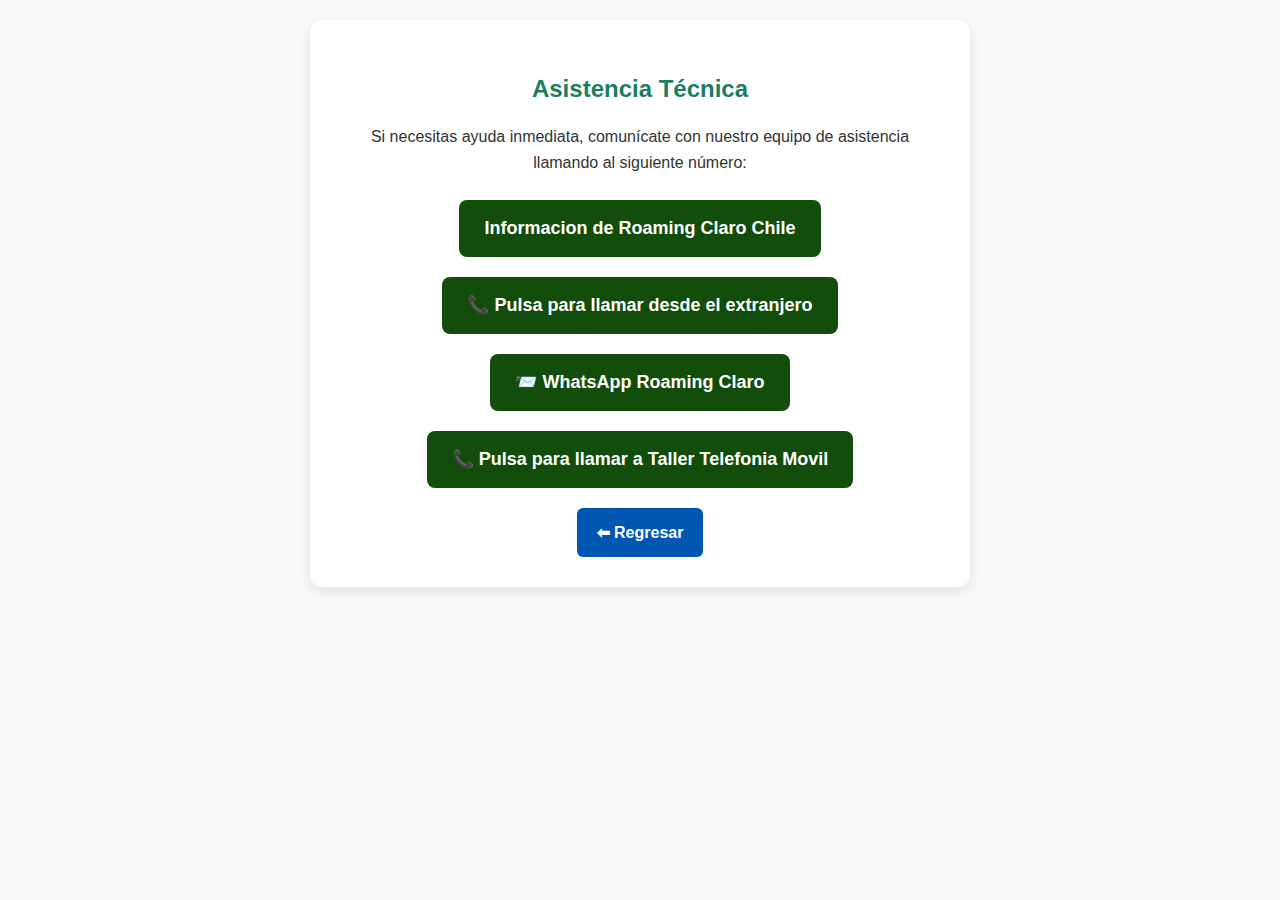
<file: roamig/asistencia.html>
<!DOCTYPE html>
<html lang="es">
<head>
    <meta charset="UTF-8">
    <meta name="viewport" content="width=device-width, initial-scale=1.0">
    <title>Asistencia Técnica</title>
    <link rel="stylesheet" href="asistencia.css">
</head>
<body>
    <div class="container">
        <h2>Asistencia Técnica</h2>
        <p>
            Si necesitas ayuda inmediata, comunícate con nuestro equipo de asistencia llamando al siguiente número:
        </p>

        <div class="boton-container">
            <a href="https://centrodeayudaonline.clarochile.cl/contenido/que-es-roaming/" class="btn">Informacion de Roaming Claro Chile</a>
        </div>

        <div class="boton-container">
            <a href="tel:+5622 820 3331" class="btn">📞 Pulsa para llamar desde el extranjero</a>
        </div>

        <div class="boton-container">
            <a href="https://wa.me/56979000000" class="btn">📨 WhatsApp Roaming Claro</a>
        </div>

        <div class="boton-container">
            <a href="tel:+56229222310" class="btn">📞 Pulsa para llamar a Taller Telefonia Movil</a>
        </div>

        <div class="boton-regresar">
            <a href="../index.html" class="btn-secondary">⬅ Regresar</a>
        </div>
    </div>
</body>
</html>
</file>
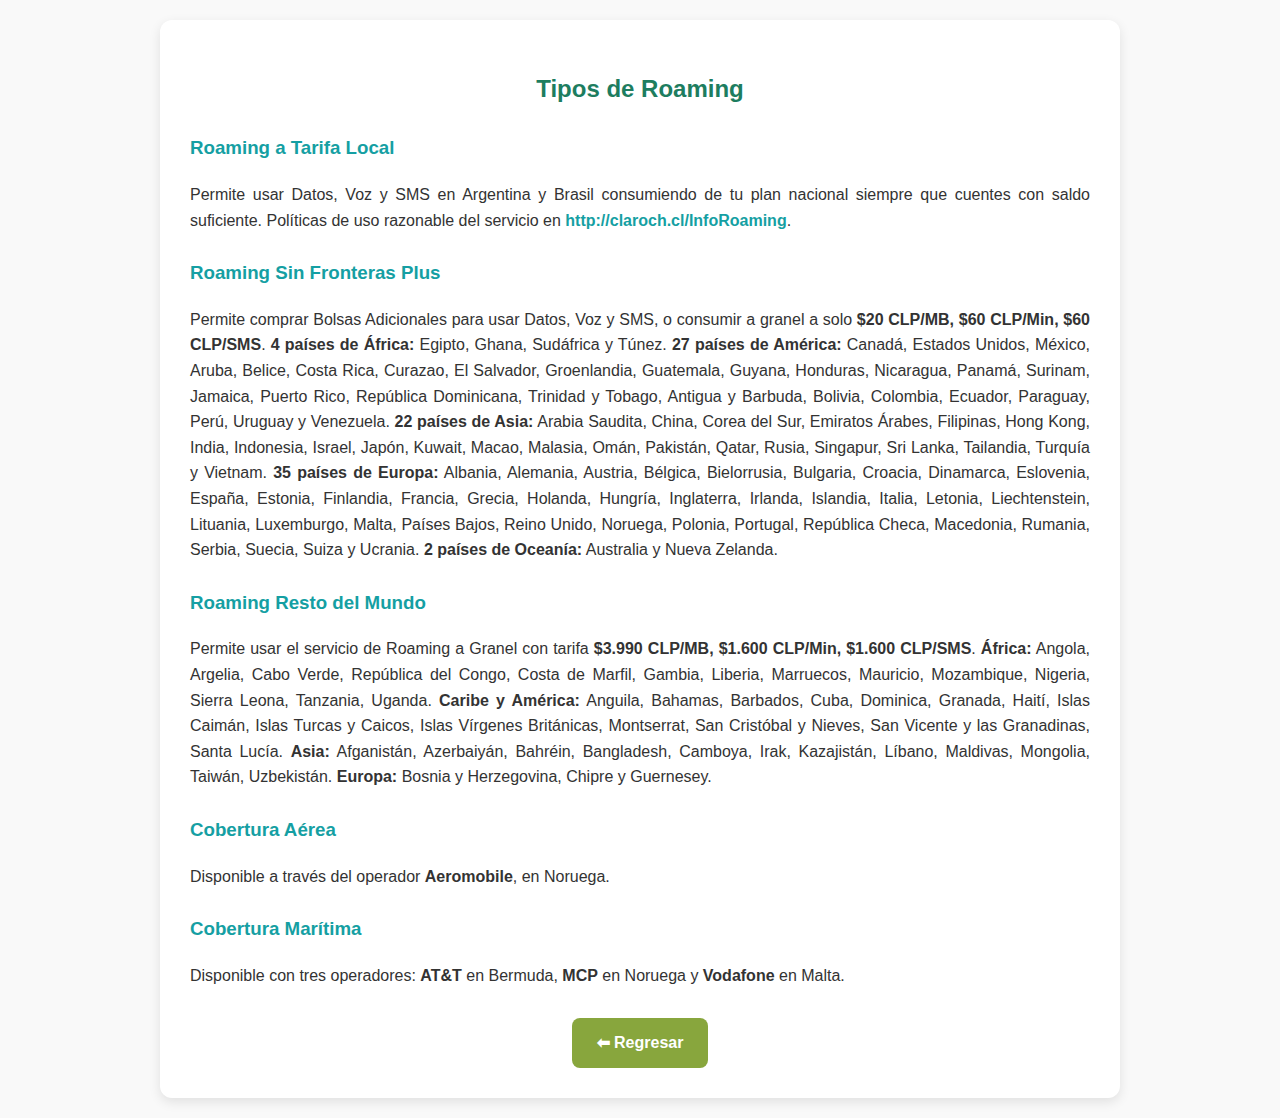
<file: roamig/roaming_paises.html>
<!DOCTYPE html>
<html lang="es">
<head>
    <meta charset="UTF-8">
    <meta name="viewport" content="width=device-width, initial-scale=1.0">
    <title>Tipos de Roaming</title>
    <style>
        body {
            font-family: Arial, sans-serif;
            line-height: 1.6;
            margin: 0;
            padding: 20px;
            background-color: #f9f9f9;
        }

        .container {
            max-width: 900px;
            margin: auto;
            background: #fff;
            padding: 30px;
            border-radius: 12px;
            box-shadow: 0px 4px 12px rgba(0,0,0,0.1);
        }

        h2 {
            color: #1d7d5f;
            margin-bottom: 20px;
            text-align: center;
        }

        h3 {
            color: #159fa3;
            margin-top: 25px;
        }

        p {
            margin-bottom: 15px;
            color: #333;
            text-align: justify;
        }

        a {
            color: #159fa3;
            text-decoration: none;
            font-weight: bold;
        }

        a:hover {
            text-decoration: underline;
        }

        .boton-regresar {
            margin-top: 30px;
            text-align: center;
        }

        .btn {
            display: inline-block;
            text-decoration: none;
            background: #88a63d;
            color: white;
            padding: 12px 25px;
            border-radius: 8px;
            font-weight: bold;
            transition: background 0.3s ease;
        }

        .btn:hover {
            background: #6f862f;
        }
    </style>
</head>
<body>
    <div class="container">
        <h2>Tipos de Roaming</h2>

        <h3>Roaming a Tarifa Local</h3>
        <p>
            Permite usar Datos, Voz y SMS en Argentina y Brasil consumiendo de tu plan nacional siempre que cuentes con saldo suficiente.  
            Políticas de uso razonable del servicio en 
            <a href="http://claroch.cl/InfoRoaming" target="_blank">http://claroch.cl/InfoRoaming</a>.
        </p>

        <!-- <h3>Roaming Planes MAX</h3>
        <p>
            Si cuentas con plan MAX, permite usar Datos, Voz y SMS consumiendo de la Bolsa de Roaming incluida en:  
            <b>17 países de América:</b> Canadá, Colombia, Costa Rica, Ecuador, El Salvador, Guatemala, Honduras, México, Nicaragua, Panamá, Paraguay, Perú, Puerto Rico, República Dominicana, Trinidad y Tobago, Uruguay y Estados Unidos.  
            <b>27 países de Europa:</b> Albania, Alemania, Austria, Bélgica, Bielorrusia, Bulgaria, Croacia, Eslovenia, España, Estonia, Francia, Grecia, Irlanda, Italia, Letonia, Lituania, Luxemburgo, Macedonia, Malta, Países Bajos, Reino Unido, República Checa, Rumania, Serbia, Turquía y Ucrania.  
            <b>2 países de Oceanía:</b> Australia y Nueva Zelanda.  
            <b>5 países de Asia:</b> Arabia Saudita, Kuwait, Omán, Pakistán y Qatar.  
            <b>1 país de África:</b> Ghana.
        </p> -->

        <h3>Roaming Sin Fronteras Plus</h3>
        <p>
            Permite comprar Bolsas Adicionales para usar Datos, Voz y SMS, o consumir a granel a solo <b>$20 CLP/MB, $60 CLP/Min, $60 CLP/SMS</b>.  
            <b>4 países de África:</b> Egipto, Ghana, Sudáfrica y Túnez.  
            <b>27 países de América:</b> Canadá, Estados Unidos, México, Aruba, Belice, Costa Rica, Curazao, El Salvador, Groenlandia, Guatemala, Guyana, Honduras, Nicaragua, Panamá, Surinam, Jamaica, Puerto Rico, República Dominicana, Trinidad y Tobago, Antigua y Barbuda, Bolivia, Colombia, Ecuador, Paraguay, Perú, Uruguay y Venezuela.  
            <b>22 países de Asia:</b> Arabia Saudita, China, Corea del Sur, Emiratos Árabes, Filipinas, Hong Kong, India, Indonesia, Israel, Japón, Kuwait, Macao, Malasia, Omán, Pakistán, Qatar, Rusia, Singapur, Sri Lanka, Tailandia, Turquía y Vietnam.  
            <b>35 países de Europa:</b> Albania, Alemania, Austria, Bélgica, Bielorrusia, Bulgaria, Croacia, Dinamarca, Eslovenia, España, Estonia, Finlandia, Francia, Grecia, Holanda, Hungría, Inglaterra, Irlanda, Islandia, Italia, Letonia, Liechtenstein, Lituania, Luxemburgo, Malta, Países Bajos, Reino Unido, Noruega, Polonia, Portugal, República Checa, Macedonia, Rumania, Serbia, Suecia, Suiza y Ucrania.  
            <b>2 países de Oceanía:</b> Australia y Nueva Zelanda.
        </p>

        <h3>Roaming Resto del Mundo</h3>
        <p>
            Permite usar el servicio de Roaming a Granel con tarifa <b>$3.990 CLP/MB, $1.600 CLP/Min, $1.600 CLP/SMS</b>.  
            <b>África:</b> Angola, Argelia, Cabo Verde, República del Congo, Costa de Marfil, Gambia, Liberia, Marruecos, Mauricio, Mozambique, Nigeria, Sierra Leona, Tanzania, Uganda.  
            <b>Caribe y América:</b> Anguila, Bahamas, Barbados, Cuba, Dominica, Granada, Haití, Islas Caimán, Islas Turcas y Caicos, Islas Vírgenes Británicas, Montserrat, San Cristóbal y Nieves, San Vicente y las Granadinas, Santa Lucía.  
            <b>Asia:</b> Afganistán, Azerbaiyán, Bahréin, Bangladesh, Camboya, Irak, Kazajistán, Líbano, Maldivas, Mongolia, Taiwán, Uzbekistán.  
            <b>Europa:</b> Bosnia y Herzegovina, Chipre y Guernesey.
        </p>

        <h3>Cobertura Aérea</h3>
        <p>
            Disponible a través del operador <b>Aeromobile</b>, en Noruega.
        </p>

        <h3>Cobertura Marítima</h3>
        <p>
            Disponible con tres operadores: <b>AT&T</b> en Bermuda, <b>MCP</b> en Noruega y <b>Vodafone</b> en Malta.
        </p>

        <div class="boton-regresar">
            <a href="../index.html" class="btn">⬅ Regresar</a>
        </div>
    </div>
</body>
</html>
</file>
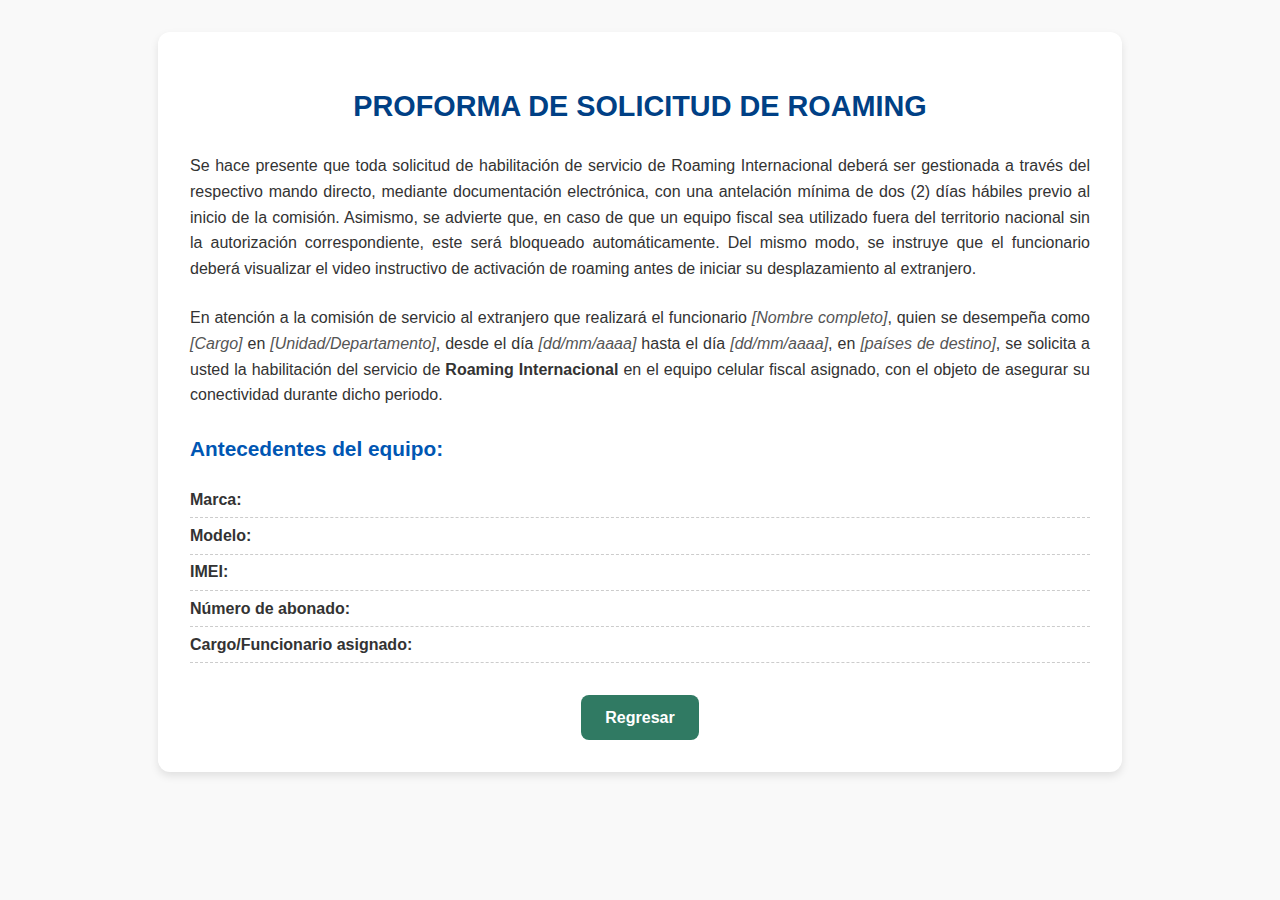
<file: roamig/solicitudes_roaming.html>
<!DOCTYPE html>
<html lang="es">
<head>
    <meta charset="UTF-8">
    <meta name="viewport" content="width=device-width, initial-scale=1.0">
    <title>Proforma de Solicitud de Roaming</title>
    <link rel="stylesheet" href="solicitudes_roaming.css">
</head>
<body>
    <div class="container">
        <h1>PROFORMA DE SOLICITUD DE ROAMING</h1>

        <p>
            Se hace presente que toda solicitud de habilitación de servicio de Roaming Internacional deberá ser gestionada a través del respectivo mando directo, mediante documentación electrónica, con una antelación mínima de dos (2) días hábiles previo al inicio de la comisión. Asimismo, se advierte que, en caso de que un equipo fiscal sea utilizado fuera del territorio nacional sin la autorización correspondiente, este será bloqueado automáticamente. Del mismo modo, se instruye que el funcionario deberá visualizar el video instructivo de activación de roaming antes de iniciar su desplazamiento al extranjero.
        </p>

        <p>
            En atención a la comisión de servicio al extranjero que realizará el funcionario 
            <span class="dato">[Nombre completo]</span>, quien se desempeña como 
            <span class="dato">[Cargo]</span> en 
            <span class="dato">[Unidad/Departamento]</span>, desde el día 
            <span class="dato">[dd/mm/aaaa]</span> hasta el día 
            <span class="dato">[dd/mm/aaaa]</span>, en 
            <span class="dato">[países de destino]</span>, se solicita a usted la habilitación del servicio de 
            <strong>Roaming Internacional</strong> en el equipo celular fiscal asignado, con el objeto de asegurar su conectividad durante dicho periodo.
        </p>

        <h2>Antecedentes del equipo:</h2>
        <ul class="antecedentes">
            <li><strong>Marca:</strong> </li>
            <li><strong>Modelo:</strong> </li>
            <li><strong>IMEI:</strong> </li>
            <li><strong>Número de abonado:</strong> </li>
            <li><strong>Cargo/Funcionario asignado:</strong> </li>
        </ul>

        <!-- Botón Regresar -->
        <div class="button-container">
            <a href="../index.html" class="btn-regresar">Regresar</a>
        </div>
    </div>
</body>
</html>
</file>
<file: styles.css>
/* Estilos generales */
body {
    font-family: Arial, sans-serif;
    background-image: url('src/fondofinal.png');
    background-repeat: no-repeat;
    background-size: cover;
    background-color: rgba(255, 255, 255, 0.4); /* color para aclarar */
    background-blend-mode: darken;  /* mezcla la imagen con el color */
    display: flex;
    flex-direction: column;
    min-height: 100vh; /* 100% de la altura de la ventana */
    margin: 0;
    padding: 0;
    color: #333;
}

main {
    flex: 1;
}

header {    
    padding: 2rem;
    background: rgba(14, 109, 31, 0.5); /* Verde institucional */    
}

header h1,p {
    text-align: center;
    color: white;
}


h1 {
    margin: 0;
    font-size: 2rem;
}

/* Contenedor de tarjetas */
.container {
    display: grid;
    grid-template-columns: repeat(auto-fit, minmax(250px, 1fr));
    gap: 1.5rem;
    padding: 2rem;

    /* Ajuste de altura flexible */
    min-height: 500px; /* altura mínima en escritorio */
    /* height: 100%;  <- eliminar esta línea */
    overflow-y: auto;  /* scroll si el contenido supera el espacio */
}


/* Tarjetas */
.card {
    background: white;
    border-radius: 15px;
    padding: 1.5rem;
    text-align: center;
    box-shadow: 0 4px 6px rgba(0, 0, 0, 0.1);
    cursor: pointer;
    transition: transform 0.2s;
    border-top: 6px solid #ca600a; /* Detalle color institucional */
    height: 300px; /* alto fijo */
    overflow: hidden; /* contenido extra oculto */
}

.card:hover {
    transform: scale(1.05);
}

.icon {
    font-size: 40px;
    margin-bottom: 1rem;
    color: #159fa3; /* Detalle color institucional */
}

/* Detalles ocultos por defecto */
.details {
    display: none;
    margin-top: 1rem;
    text-align: left;
}

/* Mostrar detalles al pasar el mouse */
.card:hover .details {
    display: block;
}

a {
  text-decoration: none;
  color: inherit;
}

a:hover {
    text-decoration: underline;
    color: #1d7d5f; /* verde medio */
}

/* Lista dentro de detalles */
.details ul {
    list-style: none;
    padding: 0;
}

.details li::before {
    content: "✔️ ";
}

/* Footer */
footer {
    text-align: center;
    padding: 1rem;
    font-size: 0.9rem;
    background: rgba(14, 109, 31, 0.5); /* Verde institucional */    
    color: white;
    margin-top: 2rem;
}

/* Media Queries para celulares */
@media (max-width: 600px) {
    .container {
        grid-template-columns: 1fr; /* una columna */
        height: auto; /* deja que el contenedor crezca según contenido */
        padding: 1rem;
    }

    .card {
        height: auto; /* ajusta la altura automáticamente en móvil */
        padding: 1rem;
    }

    li {
        margin-bottom: 12px;   /* espacio entre enlaces */
    }

    h1 {
        font-size: 1.5rem;
    }

    .icon {
        font-size: 30px;
    }
}

/* Botones flotantes */
.floating-buttons {
  position: fixed;
  bottom: 20px;    /* separación desde el borde inferior */
  right: 20px;     /* pegados a la derecha */
  display: flex;
  flex-direction: column; /* apilados uno sobre otro */
  gap: 10px;       /* espacio entre íconos */
  z-index: 1000;   /* siempre visibles */
}

.floating-buttons a img {
  width: 50px;     
  height: 50px;
  border-radius: 50%; /* íconos redondeados */
  background-color: #fff; /* fondo blanco */
  padding: 8px;
  box-shadow: 0px 4px 6px rgba(0,0,0,0.2);
  transition: transform 0.2s ease-in-out;
}

.floating-buttons a img:hover {
  transform: scale(1.1); /* efecto hover */
}
</file>
<file: bam/configuracion.css>
body {
    font-family: Arial, sans-serif;
    line-height: 1.6;
    margin: 0;
    padding: 20px;
    background-color: #f9f9f9;
}

.container {
    max-width: 850px;
    margin: auto;
    background: #fff;
    padding: 25px;
    border-radius: 10px;
    box-shadow: 0px 4px 10px rgba(0,0,0,0.1);
}

.img-container {
    text-align: center;
    margin: 20px 0;
}

.img-container img {
    max-width: 100%;
    height: auto;
    border-radius: 8px;
    box-shadow: 0px 3px 6px rgba(0,0,0,0.2);
}

ul {
    margin: 10px 0;
    padding-left: 20px;
}

.nota {
    background: #fff3cd;
    border-left: 5px solid #ffcc00;
    padding: 10px;
    margin-top: 20px;
    border-radius: 6px;
}

.boton-container {
    text-align: center;
    margin-top: 30px;
}

.btn {
    display: inline-block;
    text-decoration: none;
    background: #007BFF;
    color: white;
    padding: 12px 20px;
    border-radius: 6px;
    font-weight: bold;
    transition: background 0.3s ease;
}

.btn:hover {
    background: #0056b3;
}
</file>
<file: bam/devoluciones_bam.css>
body {
  font-family: Arial, sans-serif;
  background-color: #f4f6f9;
  margin: 0;
  padding: 20px;
  display: flex;
  justify-content: center;
  align-items: flex-start;
}

.container {
  background: #fff;
  padding: 30px;
  border-radius: 12px;
  max-width: 900px;
  box-shadow: 0 4px 15px rgba(0,0,0,0.1);
  border-top: 6px solid #307a63; /* Verde oscuro */
}

h1 {
  font-size: 1.6rem;
  color: #1d7d5f; /* Verde medio */
  text-align: center;
  margin-bottom: 25px;
}

h2 {
  font-size: 1.3rem;
  color: #159fa3; /* Verde agua */
  margin-top: 20px;
  border-bottom: 2px solid #88a63d; /* Verde oliva */
  padding-bottom: 5px;
}

p {
  color: #333;
  line-height: 1.6;
}

ul, ol {
  margin: 10px 0 20px 20px;
  padding: 0;
}

li {
  margin-bottom: 10px;
  color: #444;
}

strong {
  color: #1d7d5f; /* Verde medio */
}

/* Botón */
button {
  display: block;
  margin: 30px auto 0;
  background-color: #307a63; /* Verde oscuro */
  color: #fff;
  padding: 12px 24px;
  border: none;
  border-radius: 8px;
  font-size: 1rem;
  cursor: pointer;
  transition: background 0.3s;
}

button:hover {
  background-color: #1d7d5f; /* Verde medio */
}
</file>
<file: garantias/devoluciones.css>
body {
  font-family: Arial, sans-serif;
  background-color: #f4f6f9;
  margin: 0;
  padding: 20px;
  display: flex;
  justify-content: center;
  align-items: flex-start;
}

.container {
  background: #fff;
  padding: 30px;
  border-radius: 12px;
  max-width: 900px;
  box-shadow: 0 4px 15px rgba(0,0,0,0.1);
  border-top: 6px solid #307a63; /* Verde oscuro */
}

h1 {
  font-size: 1.6rem;
  color: #1d7d5f; /* Verde medio */
  text-align: center;
  margin-bottom: 25px;
}

h2 {
  font-size: 1.3rem;
  color: #159fa3; /* Verde agua */
  margin-top: 20px;
  border-bottom: 2px solid #88a63d; /* Verde oliva */
  padding-bottom: 5px;
}

p {
  color: #333;
  line-height: 1.6;
}

ul, ol {
  margin: 10px 0 20px 20px;
  padding: 0;
}

li {
  margin-bottom: 10px;
  color: #444;
}

strong {
  color: #1d7d5f; /* Verde medio */
}

/* Botón */
button {
  display: block;
  margin: 30px auto 0;
  background-color: #307a63; /* Verde oscuro */
  color: #fff;
  padding: 12px 24px;
  border: none;
  border-radius: 8px;
  font-size: 1rem;
  cursor: pointer;
  transition: background 0.3s;
}

button:hover {
  background-color: #1d7d5f; /* Verde medio */
}
</file>
<file: garantias/siniestros.css>
body {
  font-family: Arial, sans-serif;
  background-color: #f4f6f9;
  margin: 0;
  padding: 20px;
  display: flex;
  justify-content: center;
  align-items: flex-start;
}

.container {
  background: #fff;
  padding: 30px;
  border-radius: 12px;
  max-width: 900px;
  box-shadow: 0 4px 15px rgba(0,0,0,0.1);
  border-top: 6px solid #307a63; /* Verde oscuro */
}

h1 {
  font-size: 1.6rem;
  color: #1d7d5f; /* Verde medio */
  text-align: center;
  margin-bottom: 25px;
}

h2 {
  font-size: 1.3rem;
  color: #159fa3; /* Verde agua */
  margin-top: 20px;
  border-bottom: 2px solid #88a63d; /* Verde oliva */
  padding-bottom: 5px;
}

h3 {
  font-size: 1.1rem;
  color: #307a63; /* Verde oscuro */
  margin-top: 15px;
}

p {
  color: #333;
  line-height: 1.6;
}

ul {
  margin: 10px 0 20px 20px;
  padding: 0;
}

li {
  margin-bottom: 10px;
  color: #444;
}

strong {
  color: #1d7d5f; /* Verde medio */
}

/* Botón */
button {
  display: block;
  margin: 30px auto 0;
  background-color: #307a63; /* Verde oscuro */
  color: #fff;
  padding: 12px 24px;
  border: none;
  border-radius: 8px;
  font-size: 1rem;
  cursor: pointer;
  transition: background 0.3s;
}

button:hover {
  background-color: #1d7d5f; /* Verde medio */
}
</file>
<file: garantias/solicitudes.css>
/* Fuente y fondo */
body {
  font-family: Arial, sans-serif;
  background-color: #f4f6f9;
  margin: 0;
  padding: 0;
  display: flex;
  justify-content: center;
  align-items: center;
  min-height: 100vh;
}

/* Tarjeta */
.container {
  background: #fff;
  padding: 30px;
  border-radius: 12px;
  max-width: 700px;
  box-shadow: 0 4px 15px rgba(0,0,0,0.1);
  border-top: 6px solid #307a63; /* Verde oscuro */
}

/* Título */
.container h1 {
  font-size: 1.5rem;
  margin-bottom: 20px;
  color: #1d7d5f; /* Verde medio */
  text-align: center;
}

/* Lista */
.container ul {
  list-style: none;
  padding: 0;
  margin: 0 0 20px 0;
}

.container li {
  margin-bottom: 15px;
  line-height: 1.5;
  color: #333;
  border-left: 4px solid #88a63d; /* Verde oliva */
  padding-left: 10px;
}

.container .title {
  font-weight: bold;
  color: #159fa3; /* Verde agua */
}

/* Botón */
button {
  display: block;
  margin: 0 auto;
  background-color: #307a63; /* Verde oscuro */
  color: #fff;
  padding: 10px 20px;
  border: none;
  border-radius: 8px;
  font-size: 1rem;
  cursor: pointer;
  transition: background 0.3s;
}

button:hover {
  background-color: #1d7d5f; /* Verde medio */
}
</file>
<file: roamig/asistencia.css>
body {
    font-family: Arial, sans-serif;
    line-height: 1.6;
    margin: 0;
    padding: 20px;
    background-color: #f9f9f9;
}

.container {
    max-width: 600px;
    margin: auto;
    background: #fff;
    padding: 30px;
    border-radius: 12px;
    box-shadow: 0px 4px 12px rgba(0,0,0,0.1);
    text-align: center;
}

h2 {
    color: #1d7d5f;
    margin-bottom: 15px;
}

p {
    margin-bottom: 25px;
    color: #333;
}

.boton-container {
    margin-bottom: 20px;
}

.btn {
    display: inline-block;
    text-decoration: none;
    background: #134d0b;
    color: white;
    padding: 14px 25px;
    border-radius: 8px;
    font-weight: bold;
    font-size: 18px;
    transition: background 0.3s ease;
}

.btn:hover {
    background: #134d0b;
}

.btn-secondary {
    display: inline-block;
    text-decoration: none;
    background: #0056b3;
    color: white;
    padding: 12px 20px;
    border-radius: 6px;
    font-weight: bold;
    transition: background 0.3s ease;
}

.btn-secondary:hover {
    background: #6f862f;
}
</file>
<file: roamig/solicitudes_roaming.css>
body {
    font-family: Arial, Helvetica, sans-serif;
    margin: 0;
    padding: 0;
    line-height: 1.6;
    background-color: #f9f9f9;
    color: #333;
}

.container {
    max-width: 900px;
    margin: 2rem auto;
    background: #fff;
    padding: 2rem;
    border-radius: 12px;
    box-shadow: 0 4px 8px rgba(0,0,0,0.1);
}

h1 {
    text-align: center;
    font-size: 1.8rem;
    color: #004085;
    margin-bottom: 1.5rem;
    text-transform: uppercase;
}

h2 {
    margin-top: 1.5rem;
    color: #0056b3;
    font-size: 1.3rem;
}

p {
    margin-bottom: 1.5rem;
    text-align: justify;
}

.antecedentes {
    list-style-type: none;
    padding-left: 0;
}

.antecedentes li {
    padding: 0.3rem 0;
    border-bottom: 1px dashed #ccc;
}

.dato {
    font-style: italic;
    color: #555;
}

/* Botón Regresar */
.button-container {
    text-align: center;
    margin-top: 2rem;
}

.btn-regresar {
    display: inline-block;
    padding: 0.6rem 1.5rem;
    background-color: #307a63; /* verde oscuro */
    color: #fff;
    text-decoration: none;
    border-radius: 8px;
    font-weight: bold;
    transition: background 0.3s ease;
}

.btn-regresar:hover {
    background-color: #1d7d5f; /* verde medio */
}

/* Media query para móviles */
@media (max-width: 600px) {
    .container {
        padding: 1rem;
        margin: 1rem;
    }

    h1 {
        font-size: 1.4rem;
    }

    h2 {
        font-size: 1.1rem;
    }

    .btn-regresar {
        padding: 0.5rem 1rem;
        font-size: 0.9rem;
    }
}
</file>
